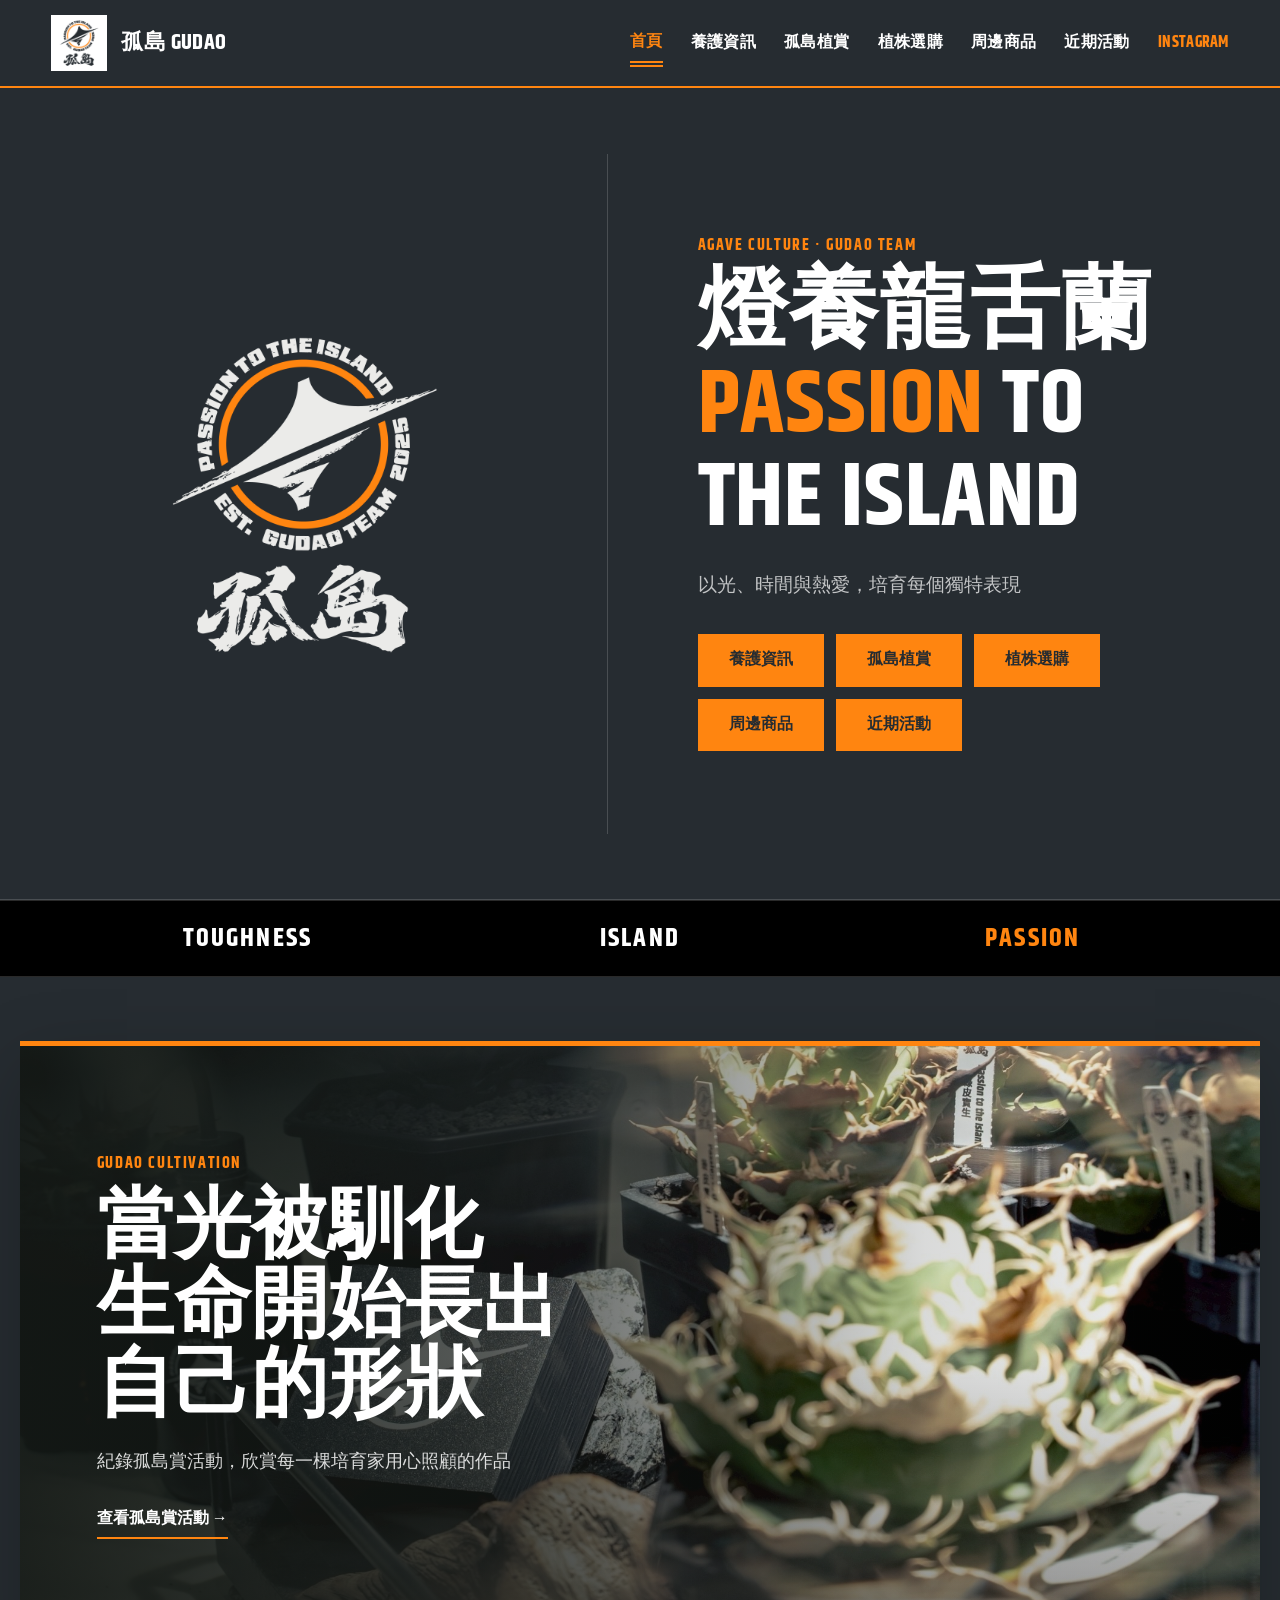
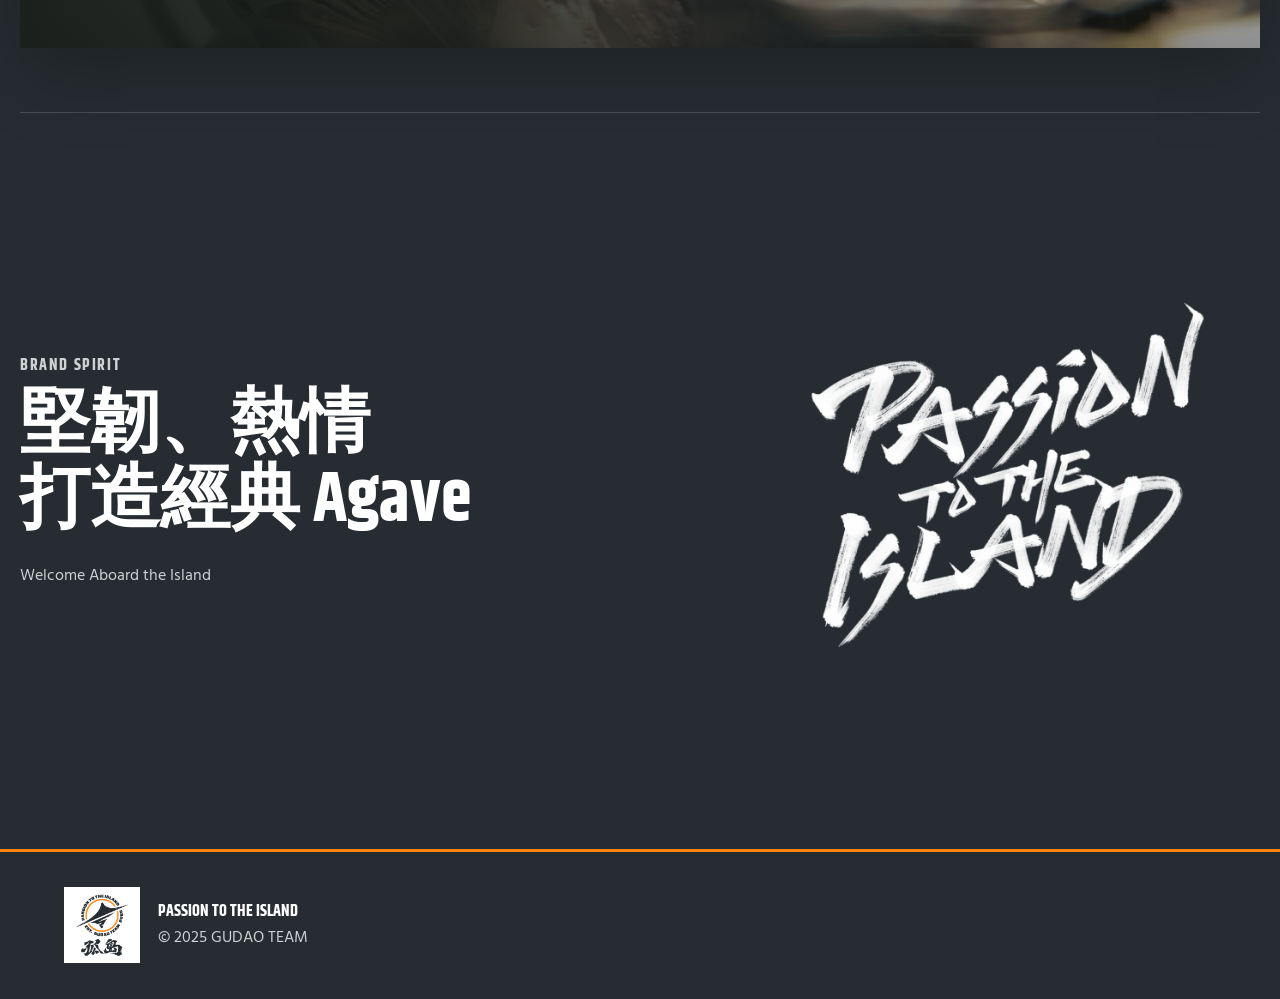
<file: index.html>
<!doctype html>
<html lang="zh-Hant">
<head>
  <meta charset="utf-8">
  <meta name="viewport" content="width=device-width, initial-scale=1">
  <meta name="theme-color" content="#262C31">
  <title>孤島 GUDAO</title>
  <link rel="stylesheet" href="style.css?v=13">
  <link rel="stylesheet" href="brand-system-v14.css?v=14">
  <link rel="stylesheet" href="home-banner-v17.css?v=17">
</head>
<body>
  <header class="site-header">
    <a class="brand" href="./">
      <img src="assets/brand/logo.png" alt="孤島標誌">
      <span>孤島 GUDAO</span>
    </a>

    <button class="menu" type="button" aria-label="開啟選單" aria-expanded="false">☰</button>

    <nav aria-label="主要導覽">
      <a class="active" href="./">首頁</a>
      <a href="care.html">養護資訊</a>
      <a href="appreciation.html">孤島植賞</a>
      <a href="stock.html">植株選購</a>
      <a href="merchandise.html">周邊商品</a>
      <a href="event.html">近期活動</a>
      <a class="ig" href="https://www.instagram.com/gudao.team/" target="_blank" rel="noopener noreferrer">INSTAGRAM</a>
    </nav>
  </header>

  <main>
    <section class="hero">
      <div class="hero-art">
        <img class="hero-visual" src="images/home/home-visual.png" alt="孤島首頁品牌主視覺">
      </div>

      <div class="hero-copy">
        <p class="label">AGAVE CULTURE · GUDAO TEAM</p>
        <h1>燈養龍舌蘭<br><em>PASSION</em> TO THE ISLAND</h1>
        <p>以光、時間與熱愛，培育每個獨特表現</p>

        <div class="actions">
          <a href="care.html">養護資訊</a>
          <a href="appreciation.html">孤島植賞</a>
          <a href="stock.html">植株選購</a>
          <a href="merchandise.html">周邊商品</a>
          <a href="event.html">近期活動</a>       
        </div>
      </div>
    </section>

    <section class="stripe" aria-label="孤島品牌精神">
      <span>TOUGHNESS</span>
      <span>ISLAND</span>
      <span>PASSION</span>
    </section>

    <!-- 龍舌蘭培育橫幅：更換 images/home/agave-banner.jpg 即可換圖 -->
    <section class="agave-banner-section" aria-labelledby="agave-banner-title">
      <a class="agave-banner" href="https://www.instagram.com/p/DbcMzvjCdum/?img_index=1">
        <img src="images/home/agave-banner.jpg" alt="孤島培育的龍舌蘭">
        <span class="agave-banner-shade" aria-hidden="true"></span>

        <div class="agave-banner-content">
          <p class="label">GUDAO CULTIVATION</p>
          <h2 id="agave-banner-title">當光被馴化<br>生命開始長出自己的形狀</h2>
          <p>紀錄孤島賞活動，欣賞每一棵培育家用心照顧的作品</p>
          <span class="agave-banner-link">查看孤島賞活動 →</span>
        </div>
      </a>
    </section>

    <section class="brand-story wrap">
      <div>
        <p class="label">BRAND SPIRIT</p>
        <h2>堅韌、熱情<br>打造經典 Agave</h2>
        <p>Welcome Aboard the Island</p>
      </div>

      <img src="assets/brand/slogan.png" alt="PASSION TO THE ISLAND Slogan">
    </section>
  </main>

  <footer>
    <img src="assets/brand/logo.png" alt="孤島標誌">
    <div>
      <b>PASSION TO THE ISLAND</b>
      <p>© 2025 GUDAO TEAM</p>
    </div>
  </footer>

  <script>
    const menuButton = document.querySelector('.menu');
    const navigation = document.querySelector('.site-header nav');

    menuButton?.addEventListener('click', () => {
      const isOpen = navigation.classList.toggle('open');
      menuButton.setAttribute('aria-expanded', String(isOpen));
    });
  </script>
</body>
</html>
</file>
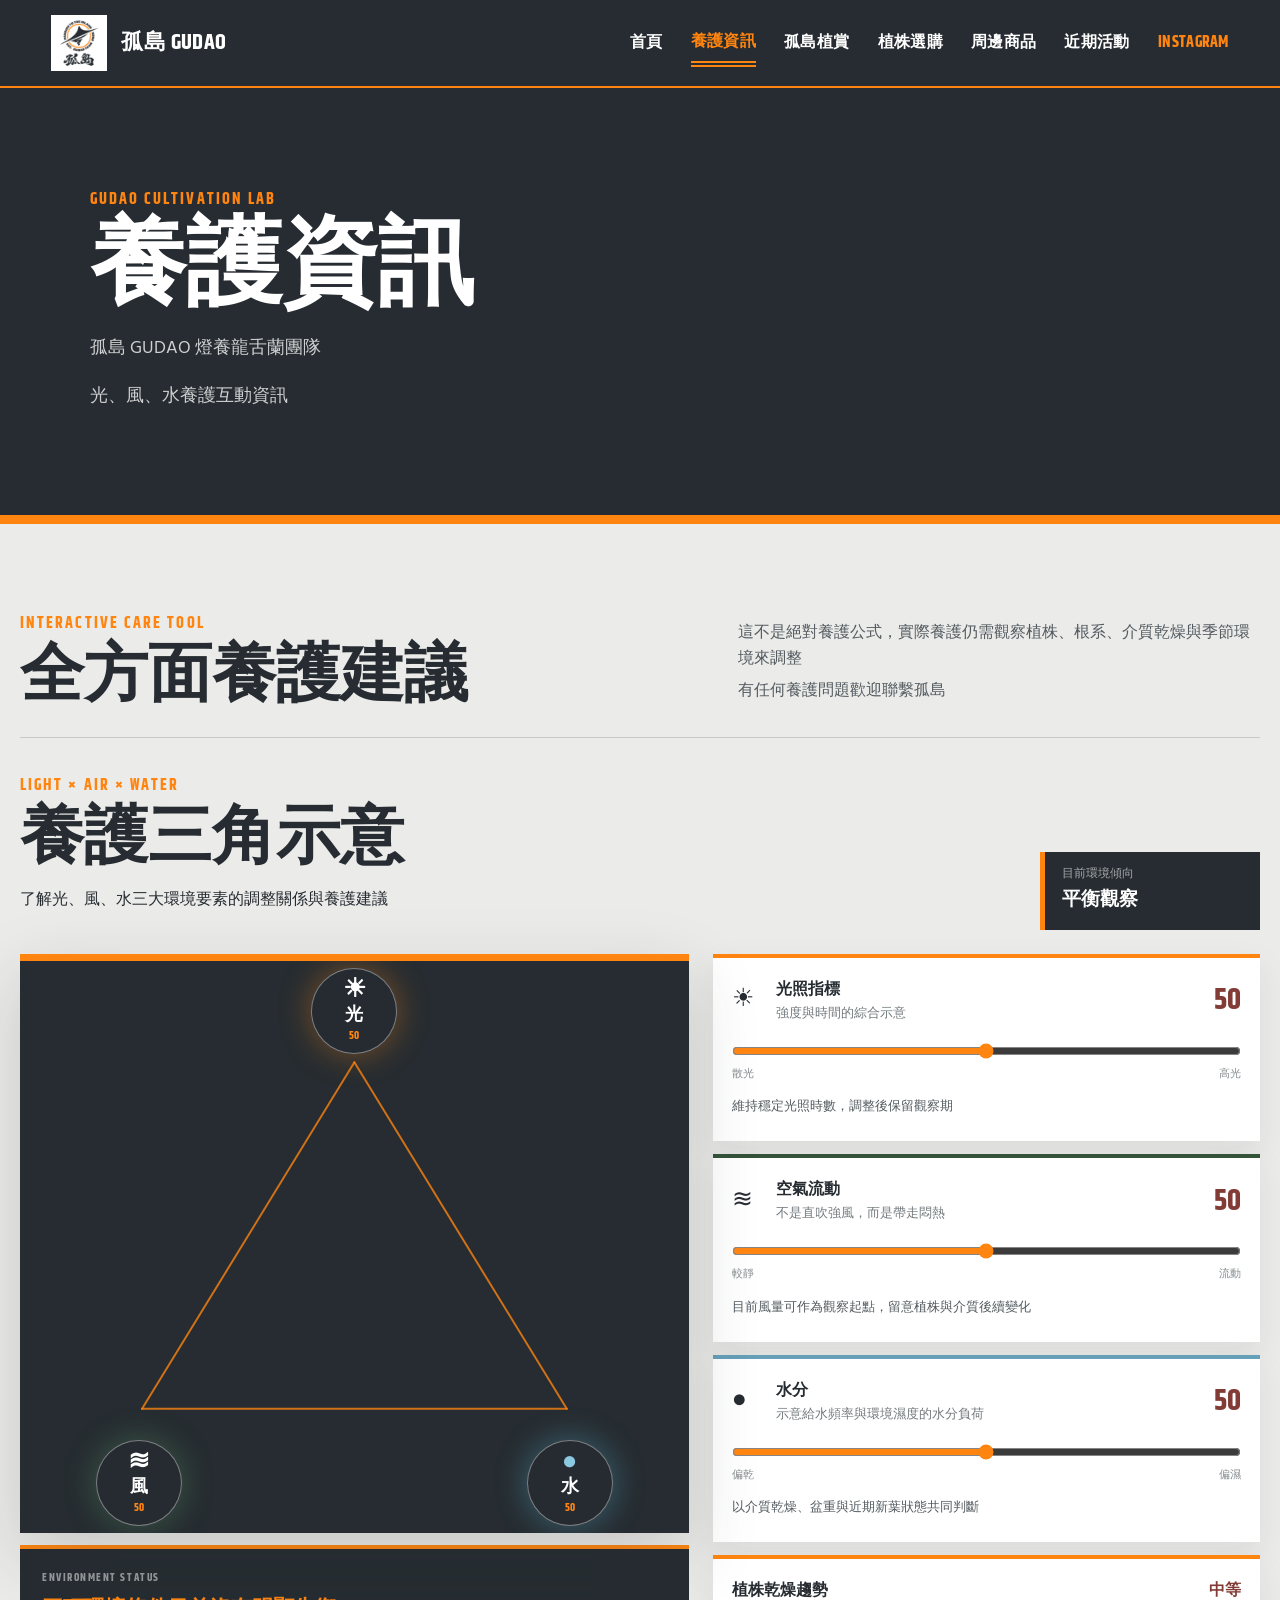
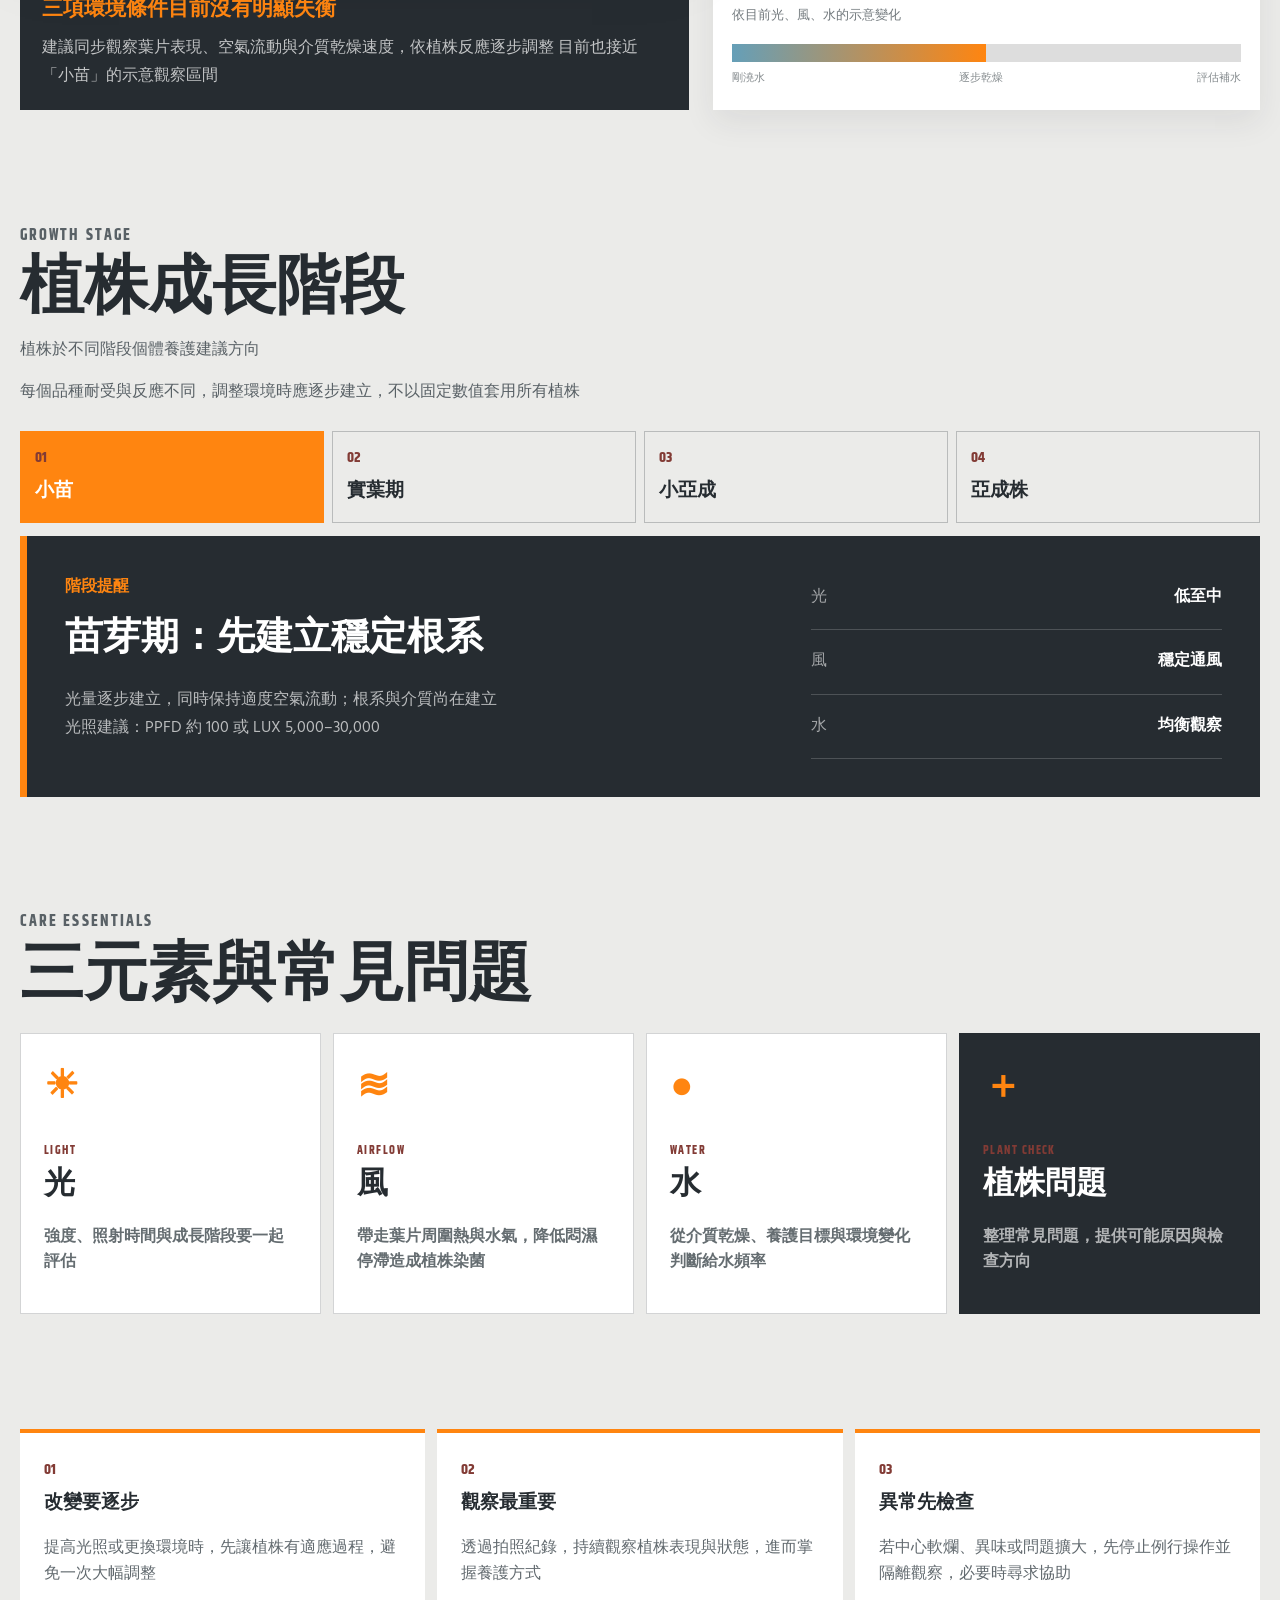
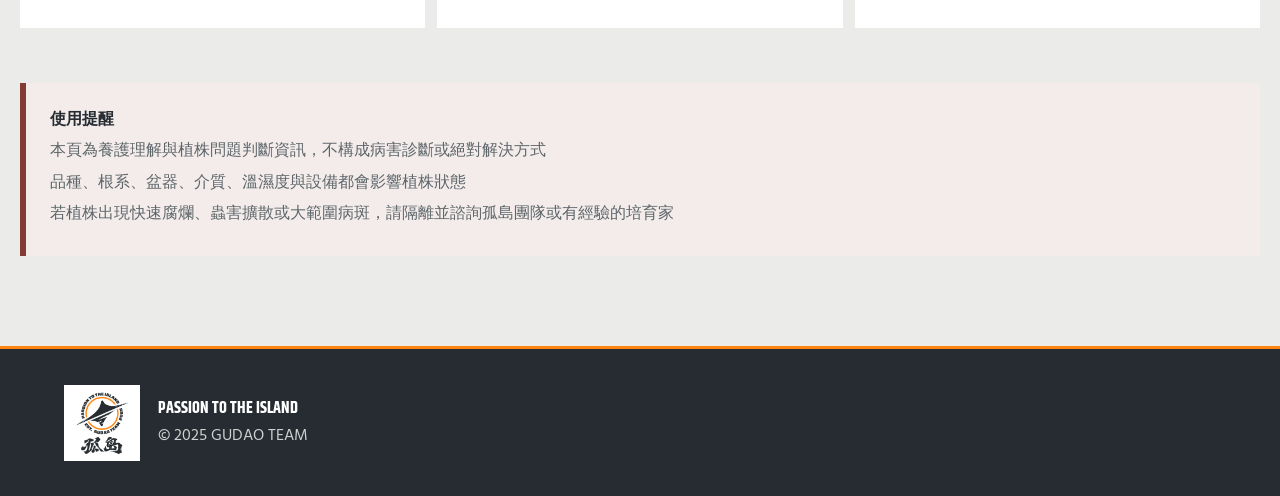
<file: care.html>
<!doctype html>
<html lang="zh-Hant">
<head>
  <meta charset="utf-8">
  <meta name="viewport" content="width=device-width, initial-scale=1">
  <meta name="theme-color" content="#262C31">
  <meta name="description" content="孤島 GUDAO 室內燈養龍舌蘭光、風、水養護互動資訊">
  <title>養護資訊｜孤島 GUDAO</title>
  <link rel="stylesheet" href="style.css?v=13">
  <link rel="stylesheet" href="brand-system-v14.css?v=14">
  <link rel="stylesheet" href="contour-hero-v15.css?v=15">
  <link rel="stylesheet" href="care.css?v=6">
  <link rel="stylesheet" href="care-image-addon.css?v=1">
</head>
<body>
  <header class="site-header">
    <a class="brand" href="./">
      <img src="assets/brand/logo.png" alt="孤島標誌">
      <span>孤島 GUDAO</span>
    </a>
    <button class="menu" type="button" aria-label="開啟選單" aria-expanded="false">☰</button>
    <nav aria-label="主要導覽">
      <a href="./">首頁</a>
      <a class="active" href="care.html">養護資訊</a>
      <a href="appreciation.html">孤島植賞</a>
      <a href="stock.html">植株選購</a>
      <a href="merchandise.html">周邊商品</a>
      <a href="event.html">近期活動</a>
      <a class="ig" href="https://www.instagram.com/gudao.team/" target="_blank" rel="noopener noreferrer">INSTAGRAM</a>
    </nav>
  </header>

  <main class="care-page">
    <section class="page-hero care-hero">
      <p class="label">GUDAO CULTIVATION LAB</p>
      <h1>養護資訊</h1>
      <p>孤島 GUDAO 燈養龍舌蘭團隊</p>
      <p>光、風、水養護互動資訊</p>
    </section>

    <section class="care-intro wrap">
      <div>
        <p class="label">INTERACTIVE CARE TOOL</p>
        <h2>全方面養護建議</h2>
      </div>
      <div class="care-intro-copy">
        <p>這不是絕對養護公式，實際養護仍需觀察植株、根系、介質乾燥與季節環境來調整</p>
        <p>有任何養護問題歡迎聯繫孤島</p>
      </div>
    </section>

    <section class="care-lab wrap" aria-labelledby="lab-title">
      <div class="lab-heading">
        <div>
          <p class="label">LIGHT × AIR × WATER</p>
          <h2 id="lab-title">養護三角示意</h2>
          <p>了解光、風、水三大環境要素的調整關係與養護建議</p>
        </div>
        <div id="balance-badge" class="balance-badge" data-state="balanced">
          <span>目前環境傾向</span>
          <strong id="balance-title">平衡觀察</strong>
        </div>
      </div>

      <div class="lab-layout">
        <div class="triangle-column">
          <section class="triangle-panel" aria-label="光、風、水互動視覺">
            <svg class="triangle-svg" viewBox="0 0 600 520" preserveAspectRatio="xMidYMid meet" aria-hidden="true">
              <line x1="300" y1="92" x2="107" y2="407"></line>
              <line x1="300" y1="92" x2="493" y2="407"></line>
              <line x1="107" y1="407" x2="493" y2="407"></line>
            </svg>

            <button class="factor-node factor-light" type="button" data-topic="light" aria-label="開啟光照說明">
              <span class="factor-icon">☀</span><b>光</b><small id="light-node-value">50</small>
            </button>
            <button class="factor-node factor-wind" type="button" data-topic="wind" aria-label="開啟通風說明">
              <span class="factor-icon wind-icon">≋</span><b>風</b><small id="wind-node-value">50</small>
            </button>
            <button class="factor-node factor-water" type="button" data-topic="water" aria-label="開啟水分說明">
              <span class="factor-icon water-icon">●</span><b>水</b><small id="water-node-value">50</small>
            </button>
          </section>

          <section class="triangle-status-card" aria-live="polite">
            <span>ENVIRONMENT STATUS</span>
            <strong id="balance-short">三項環境條件目前沒有明顯失衡</strong>
            <p id="balance-copy">建議同步觀察葉片表現、空氣流動與介質乾燥速度，依植株反應逐步調整</p>
          </section>
        </div>

        <section class="control-board" aria-label="環境控制">
          <article class="control-card light-card">
            <div class="control-title"><span>☀</span><div><b>光照指標</b><small>強度與時間的綜合示意</small></div><output id="light-output">50</output></div>
            <input id="light-range" type="range" min="0" max="100" value="50" aria-label="光照示意">
            <div class="range-labels"><span>散光</span><span>高光</span></div>
            <p id="light-suggestion">維持穩定光照時數，調整後保留觀察期</p>
          </article>

          <article class="control-card wind-card">
            <div class="control-title"><span>≋</span><div><b>空氣流動</b><small>不是直吹強風，而是帶走悶熱</small></div><output id="wind-output">50</output></div>
            <input id="wind-range" type="range" min="0" max="100" value="50" aria-label="空氣流動示意">
            <div class="range-labels"><span>較靜</span><span>流動</span></div>
            <p id="wind-suggestion">目前風量可作為觀察起點，留意植株與介質後續變化</p>
          </article>

          <article class="control-card water-card">
            <div class="control-title"><span>●</span><div><b>水分</b><small>示意給水頻率與環境濕度的水分負荷</small></div><output id="water-output">50</output></div>
            <input id="water-range" type="range" min="0" max="100" value="50" aria-label="水分示意">
            <div class="range-labels"><span>偏乾</span><span>偏濕</span></div>
            <p id="water-suggestion">以介質乾燥、盆重與近期新葉狀態共同判斷</p>
          </article>

          <article class="drying-card">
            <div class="drying-head"><div><b>植株乾燥趨勢</b><small>依目前光、風、水的示意變化</small></div><strong id="drying-label">中等</strong></div>
            <div class="drying-track"><span id="drying-bar"></span></div>
            <div class="drying-steps"><span>剛澆水</span><span>逐步乾燥</span><span>評估補水</span></div>
          </article>
        </section>
      </div>
    </section>

    <section class="growth-section wrap" aria-labelledby="growth-title">
      <div class="section-heading">
        <p class="label">GROWTH STAGE</p>
        <h2 id="growth-title">植株成長階段</h2>
        <p>植株於不同階段個體養護建議方向</p>
        <p>每個品種耐受與反應不同，調整環境時應逐步建立，不以固定數值套用所有植株</p>
      </div>
      <div class="stage-selector" role="tablist" aria-label="選擇植株成長階段">
        <button class="stage-button active" type="button" data-stage="seedling" role="tab" aria-selected="true"><span>01</span><b>小苗</b></button>
        <button class="stage-button" type="button" data-stage="small" role="tab" aria-selected="false"><span>02</span><b>實葉期</b></button>
        <button class="stage-button" type="button" data-stage="medium" role="tab" aria-selected="false"><span>03</span><b>小亞成</b></button>
        <button class="stage-button" type="button" data-stage="mature" role="tab" aria-selected="false"><span>04</span><b>亞成株</b></button>
      </div>
      <div class="stage-advice">
        <div><span>階段提醒</span><h3 id="stage-title">苗芽期：先建立穩定根系</h3><p id="stage-copy"></p></div>
        <div class="suggested-ranges"><div><span>光</span><b id="stage-light"></b></div><div><span>風</span><b id="stage-wind"></b></div><div><span>水</span><b id="stage-water"></b></div></div>
      </div>
    </section>

    <section class="knowledge-section wrap" aria-labelledby="knowledge-title">
      <div class="section-heading"><p class="label">CARE ESSENTIALS</p><h2 id="knowledge-title">三元素與常見問題</h2></div>
      <div class="knowledge-grid">
        <button class="knowledge-card" type="button" data-topic="light"><span>☀</span><small>LIGHT</small><b>光</b><p>強度、照射時間與成長階段要一起評估</p></button>
        <button class="knowledge-card" type="button" data-topic="wind"><span>≋</span><small>AIRFLOW</small><b>風</b><p>帶走葉片周圍熱與水氣，降低悶濕停滯造成植株染菌</p></button>
        <button class="knowledge-card" type="button" data-topic="water"><span>●</span><small>WATER</small><b>水</b><p>從介質乾燥、養護目標與環境變化判斷給水頻率</p></button>
        <button class="knowledge-card diagnose-card" type="button" id="open-diagnosis"><span>＋</span><small>PLANT CHECK</small><b>植株問題</b><p>整理常見問題，提供可能原因與檢查方向</p></button>
      </div>
    </section>

    <section class="principles wrap" aria-label="養護原則">
      <div><span>01</span><h3>改變要逐步</h3><p>提高光照或更換環境時，先讓植株有適應過程，避免一次大幅調整</p></div>
      <div><span>02</span><h3>觀察最重要</h3><p>透過拍照紀錄，持續觀察植株表現與狀態，進而掌握養護方式</p></div>
      <div><span>03</span><h3>異常先檢查</h3><p>若中心軟爛、異味或問題擴大，先停止例行操作並隔離觀察，必要時尋求協助</p></div>
    </section>

    <section class="care-disclaimer wrap">
      <strong>使用提醒</strong>
      <p>本頁為養護理解與植株問題判斷資訊，不構成病害診斷或絕對解決方式</p>
      <p>品種、根系、盆器、介質、溫濕度與設備都會影響植株狀態</p>
      <p>若植株出現快速腐爛、蟲害擴散或大範圍病斑，請隔離並諮詢孤島團隊或有經驗的培育家</p>
    </section>
  </main>

  <footer>
    <img src="assets/brand/logo.png" alt="孤島標誌">
    <div><b>PASSION TO THE ISLAND</b><p>© 2025 GUDAO TEAM</p></div>
  </footer>

  <div id="topic-drawer" class="care-modal" hidden>
    <button class="care-modal-backdrop" type="button" data-close="topic" aria-label="關閉說明"></button>
    <aside class="care-modal-panel" role="dialog" aria-modal="true" aria-labelledby="drawer-title">
      <button id="close-drawer" class="care-modal-close" type="button" aria-label="關閉">×</button>
      <p id="drawer-label" class="label">CARE FACTOR</p>
      <h2 id="drawer-title">光</h2>
      <p id="drawer-intro" class="drawer-intro"></p>
      <div id="drawer-points" class="drawer-points"></div>
      <div id="drawer-note" class="drawer-note"></div>
    </aside>
  </div>

  <div id="diagnosis-modal" class="care-modal" hidden>
    <button class="care-modal-backdrop" type="button" data-close="diagnosis" aria-label="關閉植株狀態評估"></button>
    <section class="care-modal-panel" role="dialog" aria-modal="true" aria-labelledby="diagnosis-title">
      <button id="close-diagnosis" class="care-modal-close" type="button" aria-label="關閉">×</button>
      <p class="label">PLANT CHECK</p>
      <h2 id="diagnosis-title">植株狀態評估</h2>
      <p>先選擇觀察到的狀況，系統提供合適建議，不會直接判定病因，若有需要歡迎與孤島聯繫</p>
      <div id="symptom-list" class="symptom-list"></div>
      <div id="diagnosis-result" class="diagnosis-result"><p>請先選擇一個狀況</p></div>
    </section>
  </div>

<script src="care.js?v=6"></script>
<script src="care-image-addon.js?v=1"></script>
</body>
</html>
</file>
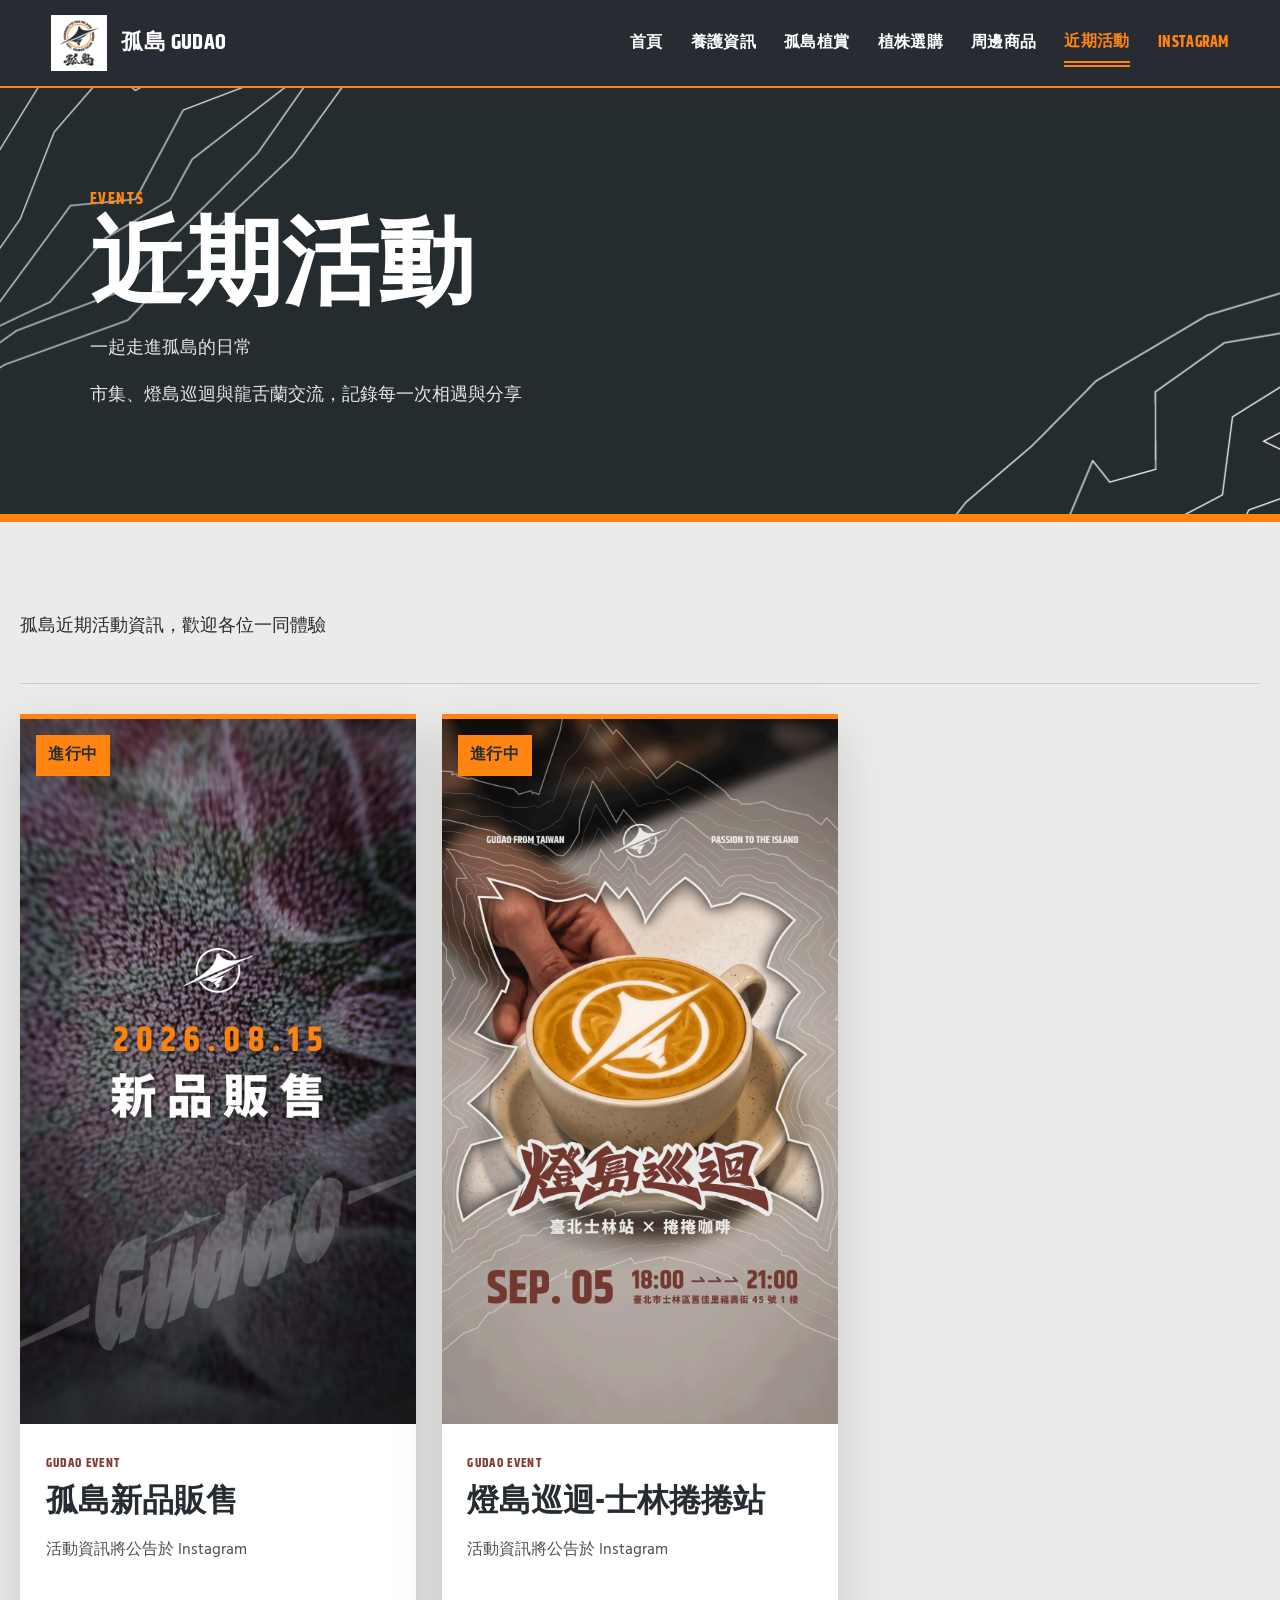
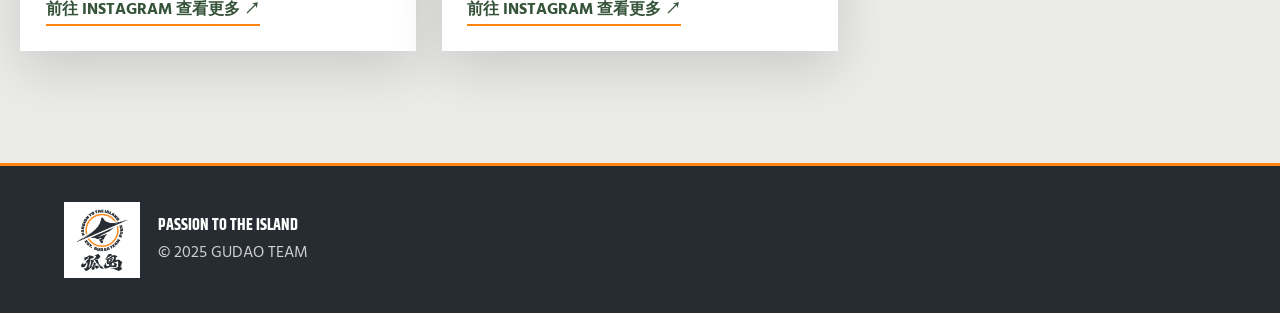
<file: event.html>
<!doctype html>
<html lang="zh-Hant">
<head>
  <meta charset="utf-8">
  <meta name="viewport" content="width=device-width, initial-scale=1">
  <meta name="theme-color" content="#262C31">
  <title>近期活動｜孤島</title>
  <link rel="stylesheet" href="style.css?v=12">
  <link rel="stylesheet" href="brand-system-v14.css?v=14">
  <link rel="stylesheet" href="contour-hero-v15.css?v=15">
</head>
<body>
  <header class="site-header">
    <a class="brand" href="index.html">
      <img src="assets/brand/logo.png" alt="孤島標誌">
      <span>孤島 GUDAO</span>
    </a>

    <button class="menu" type="button" aria-label="開啟選單" aria-expanded="false">☰</button>

    <nav aria-label="主要導覽">
      <a href="./">首頁</a>
      <a href="care.html">養護資訊</a>
      <a href="appreciation.html">孤島植賞</a>
      <a href="stock.html">植株選購</a>
      <a href="merchandise.html">周邊商品</a>
      <a class="active" href="event.html">近期活動</a>
      <a class="ig" href="https://www.instagram.com/gudao.team/" target="_blank" rel="noopener noreferrer">INSTAGRAM</a>
    </nav>
  </header>

  <main>
    <section class="page-hero red">
      <p class="label">EVENTS</p>
      <h1>近期活動</h1>
      <p>一起走進孤島的日常</p>
      <p>市集、燈島巡迴與龍舌蘭交流，記錄每一次相遇與分享</p>
    </section>

    <section class="wrap section">
      <div class="toolbar">
        <p>孤島近期活動資訊，歡迎各位一同體驗</p>
      </div>

      <div id="event-grid" class="card-grid events"></div>
    </section>

    <script src="events.js?v=7"></script>
    <script src="catalog.js?v=17"></script>
  </main>

  <footer>
    <img src="assets/brand/logo.png" alt="孤島標誌">
    <div>
      <b>PASSION TO THE ISLAND</b>
      <p>© 2025 GUDAO TEAM</p>
    </div>
  </footer>

  <script>
    const menuButton = document.querySelector('.menu');
    const navigation = document.querySelector('.site-header nav');

    menuButton?.addEventListener('click', () => {
      const isOpen = navigation.classList.toggle('open');
      menuButton.setAttribute('aria-expanded', String(isOpen));
    });
  </script>
</body>
</html>
</file>
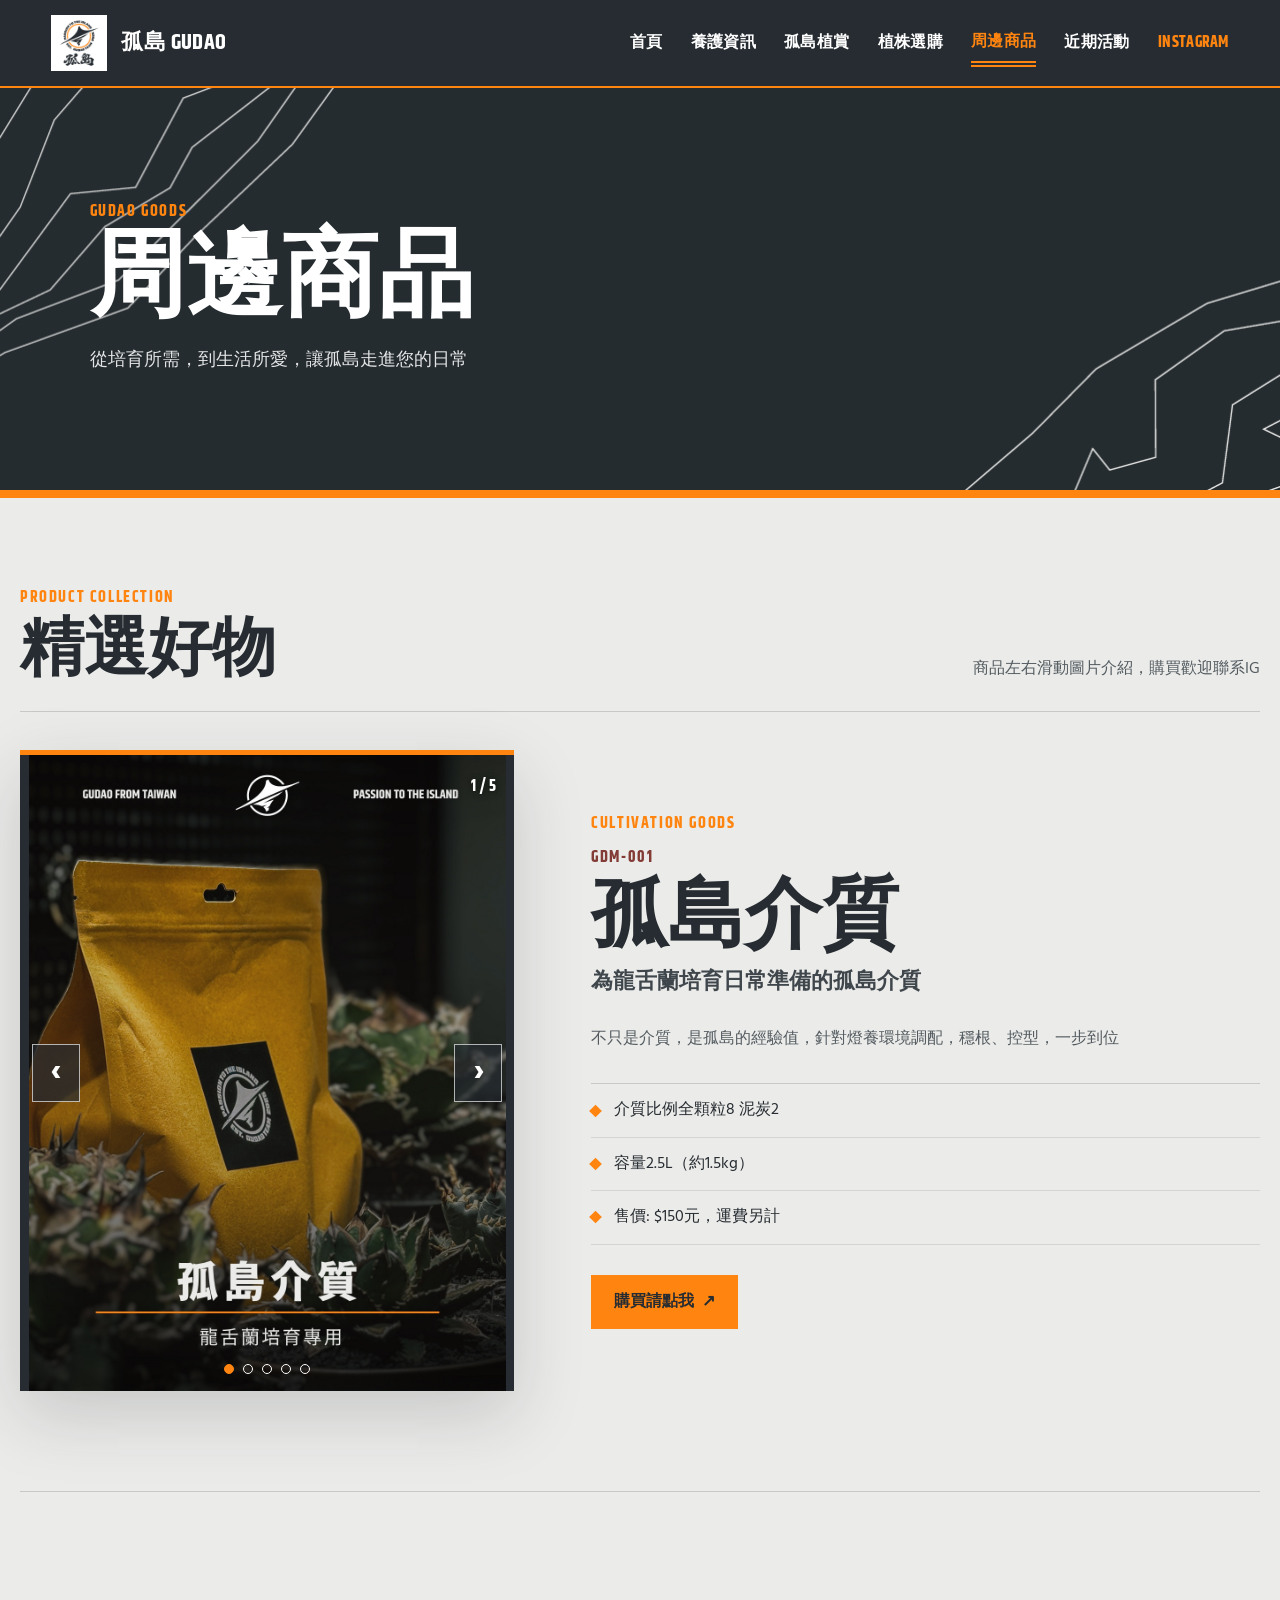
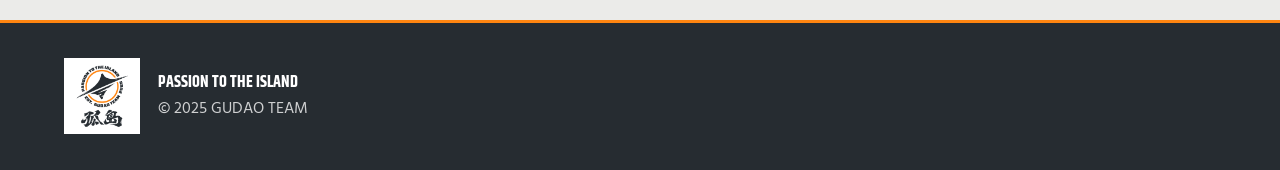
<file: merchandise.html>
<!doctype html>
<html lang="zh-Hant">
<head>
  <meta charset="utf-8">
  <meta name="viewport" content="width=device-width, initial-scale=1">
  <meta name="theme-color" content="#262C31">
  <title>周邊商品｜孤島 GUDAO</title>
  <link rel="stylesheet" href="style.css?v=13">
  <link rel="stylesheet" href="brand-system-v14.css?v=14">
  <link rel="stylesheet" href="contour-hero-v15.css?v=15">
  <link rel="stylesheet" href="merchandise.css?v=3">
</head>
<body>
  <header class="site-header">
    <a class="brand" href="./">
      <img src="assets/brand/logo.png" alt="孤島標誌">
      <span>孤島 GUDAO</span>
    </a>

    <button class="menu" type="button" aria-label="開啟選單" aria-expanded="false">☰</button>

    <nav aria-label="主要導覽">
      <a href="./">首頁</a>
      <a href="care.html">養護資訊</a>
      <a href="appreciation.html">孤島植賞</a>
      <a href="stock.html">植株選購</a>
      <a class="active" href="merchandise.html">周邊商品</a>
      <a href="event.html">近期活動</a>
      <a class="ig" href="https://www.instagram.com/gudao.team/" target="_blank" rel="noopener noreferrer">INSTAGRAM</a>
    </nav>
  </header>

  <main class="merchandise-page">
    <section class="page-hero merchandise-hero">
      <p class="label">GUDAO GOODS</p>
      <h1>周邊商品</h1>
      <p>從培育所需，到生活所愛，讓孤島走進您的日常</p>
    </section>

    <section class="merchandise-intro wrap">
      <div>
        <p class="label">PRODUCT COLLECTION</p>
        <h2>精選好物</h2>
      </div>
      <p>商品左右滑動圖片介紹，購買歡迎聯系IG</p>
    </section>

    <section id="merchandise-list" class="merchandise-list wrap" aria-live="polite"></section>
  </main>

  <footer>
    <img src="assets/brand/logo.png" alt="孤島標誌">
    <div>
      <b>PASSION TO THE ISLAND</b>
      <p>© 2025 GUDAO TEAM</p>
    </div>
  </footer>

  <script src="merchandise-data.js?v=1"></script>
  <script src="merchandise.js?v=2"></script>
  <script>
    const menuButton = document.querySelector('.menu');
    const navigation = document.querySelector('.site-header nav');

    menuButton?.addEventListener('click', () => {
      const isOpen = navigation.classList.toggle('open');
      menuButton.setAttribute('aria-expanded', String(isOpen));
    });
  </script>
</body>
</html>
</file>
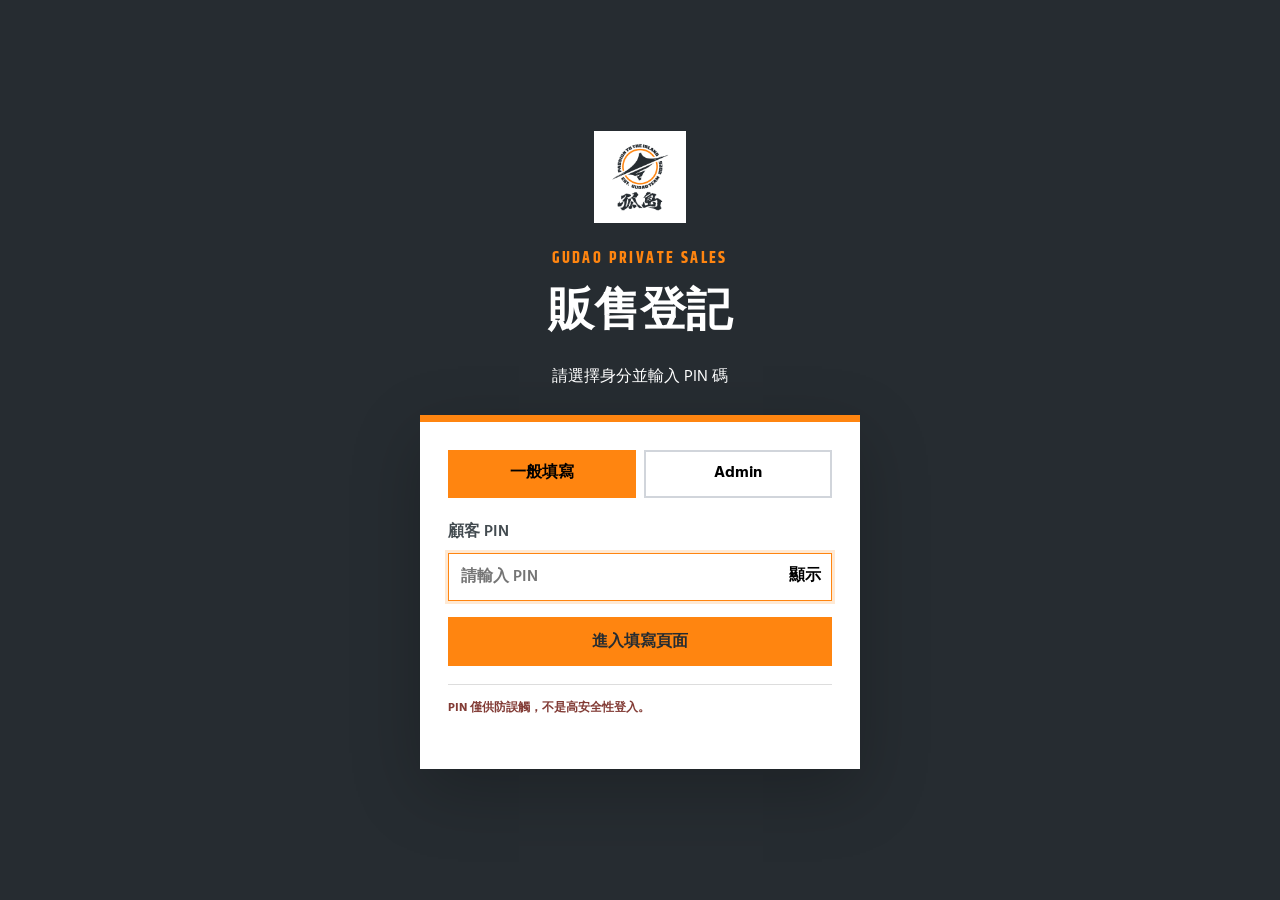
<file: sales-registration.html>
<!doctype html>
<html lang="zh-Hant">
<head>
  <meta charset="utf-8">
  <meta name="viewport" content="width=device-width, initial-scale=1">
  <meta name="theme-color" content="#262C31">
  <meta name="robots" content="noindex,nofollow,noarchive">
  <title>販售登記｜孤島 GUDAO</title>
  <link rel="stylesheet" href="sales-registration.css?v=2">
  <link rel="stylesheet" href="phase0-hardening.css?v=1">
</head>
<body>
  <div id="app"></div>
  <script src="sales-products.js?v=1"></script>
  <script src="sales-registration.js?v=2"></script>
  <script src="phase0-hardening.js?v=1"></script>
</body>
</html>
</file>
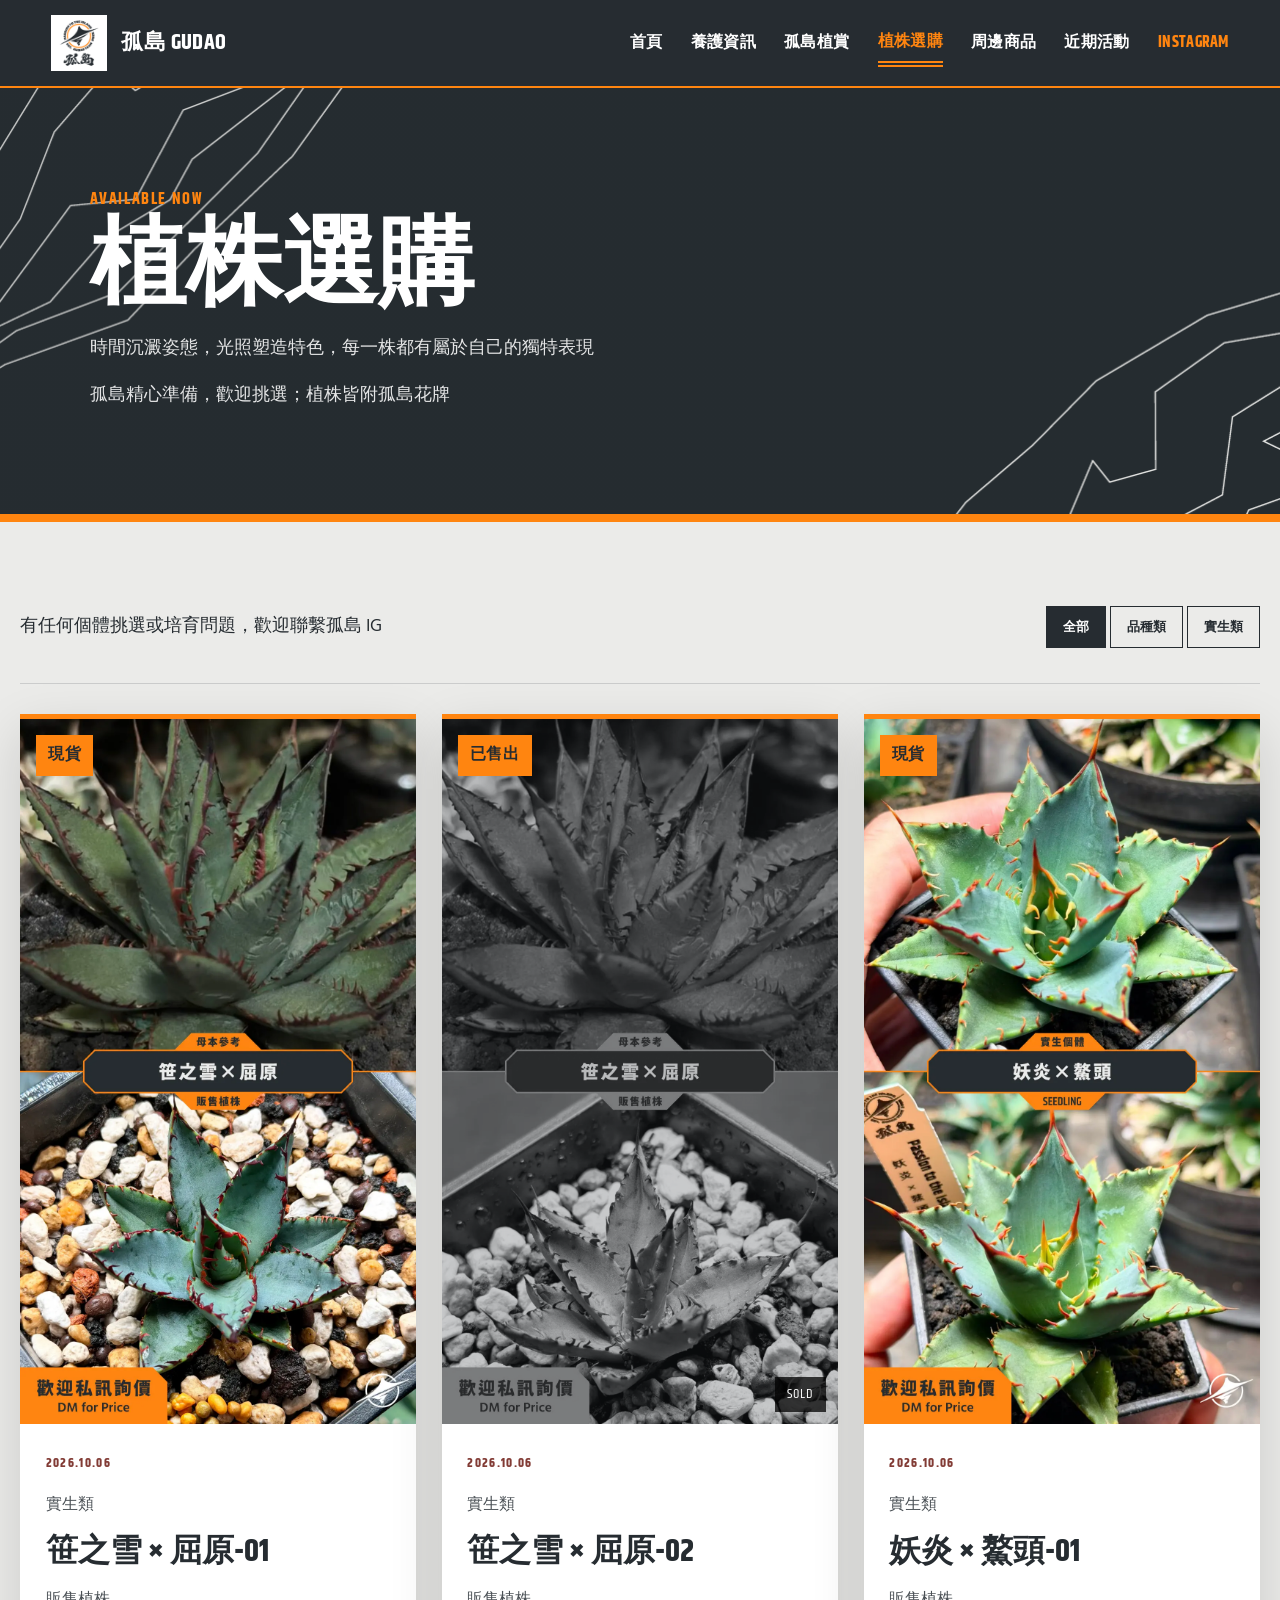
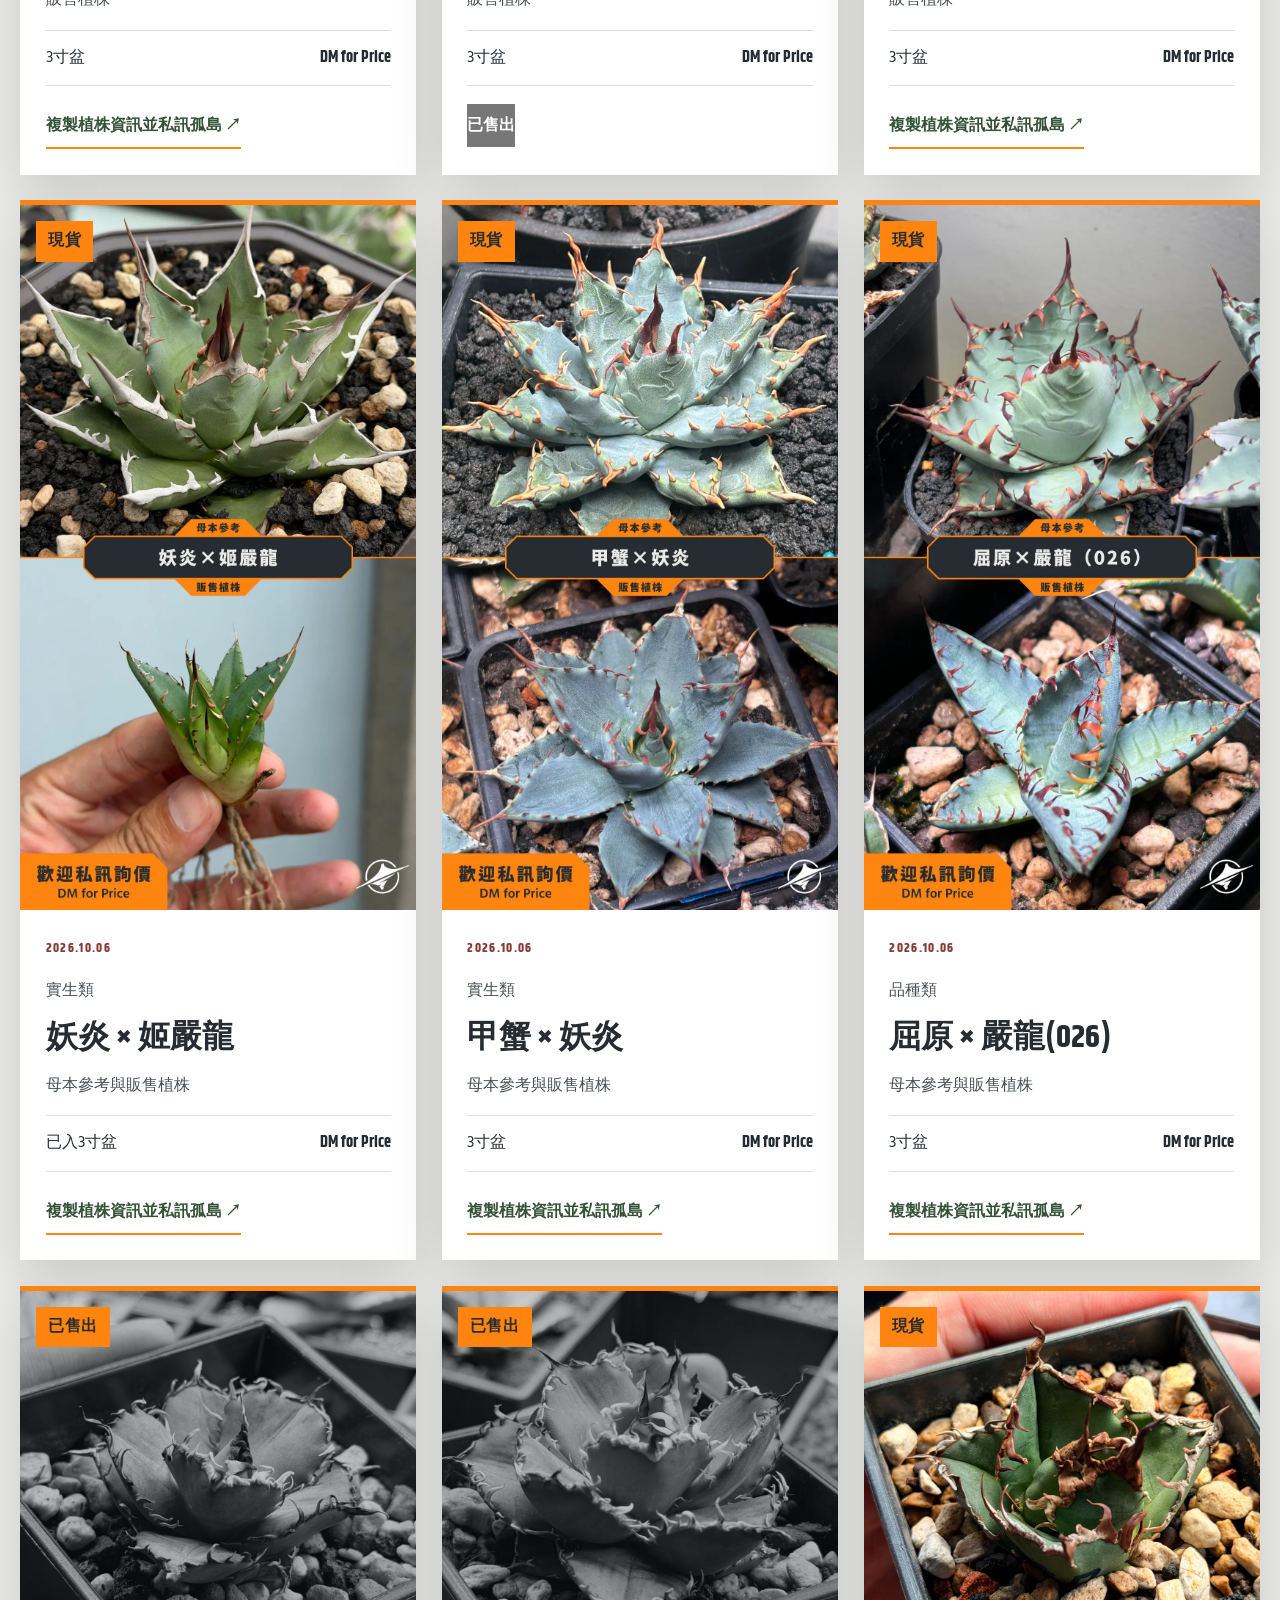
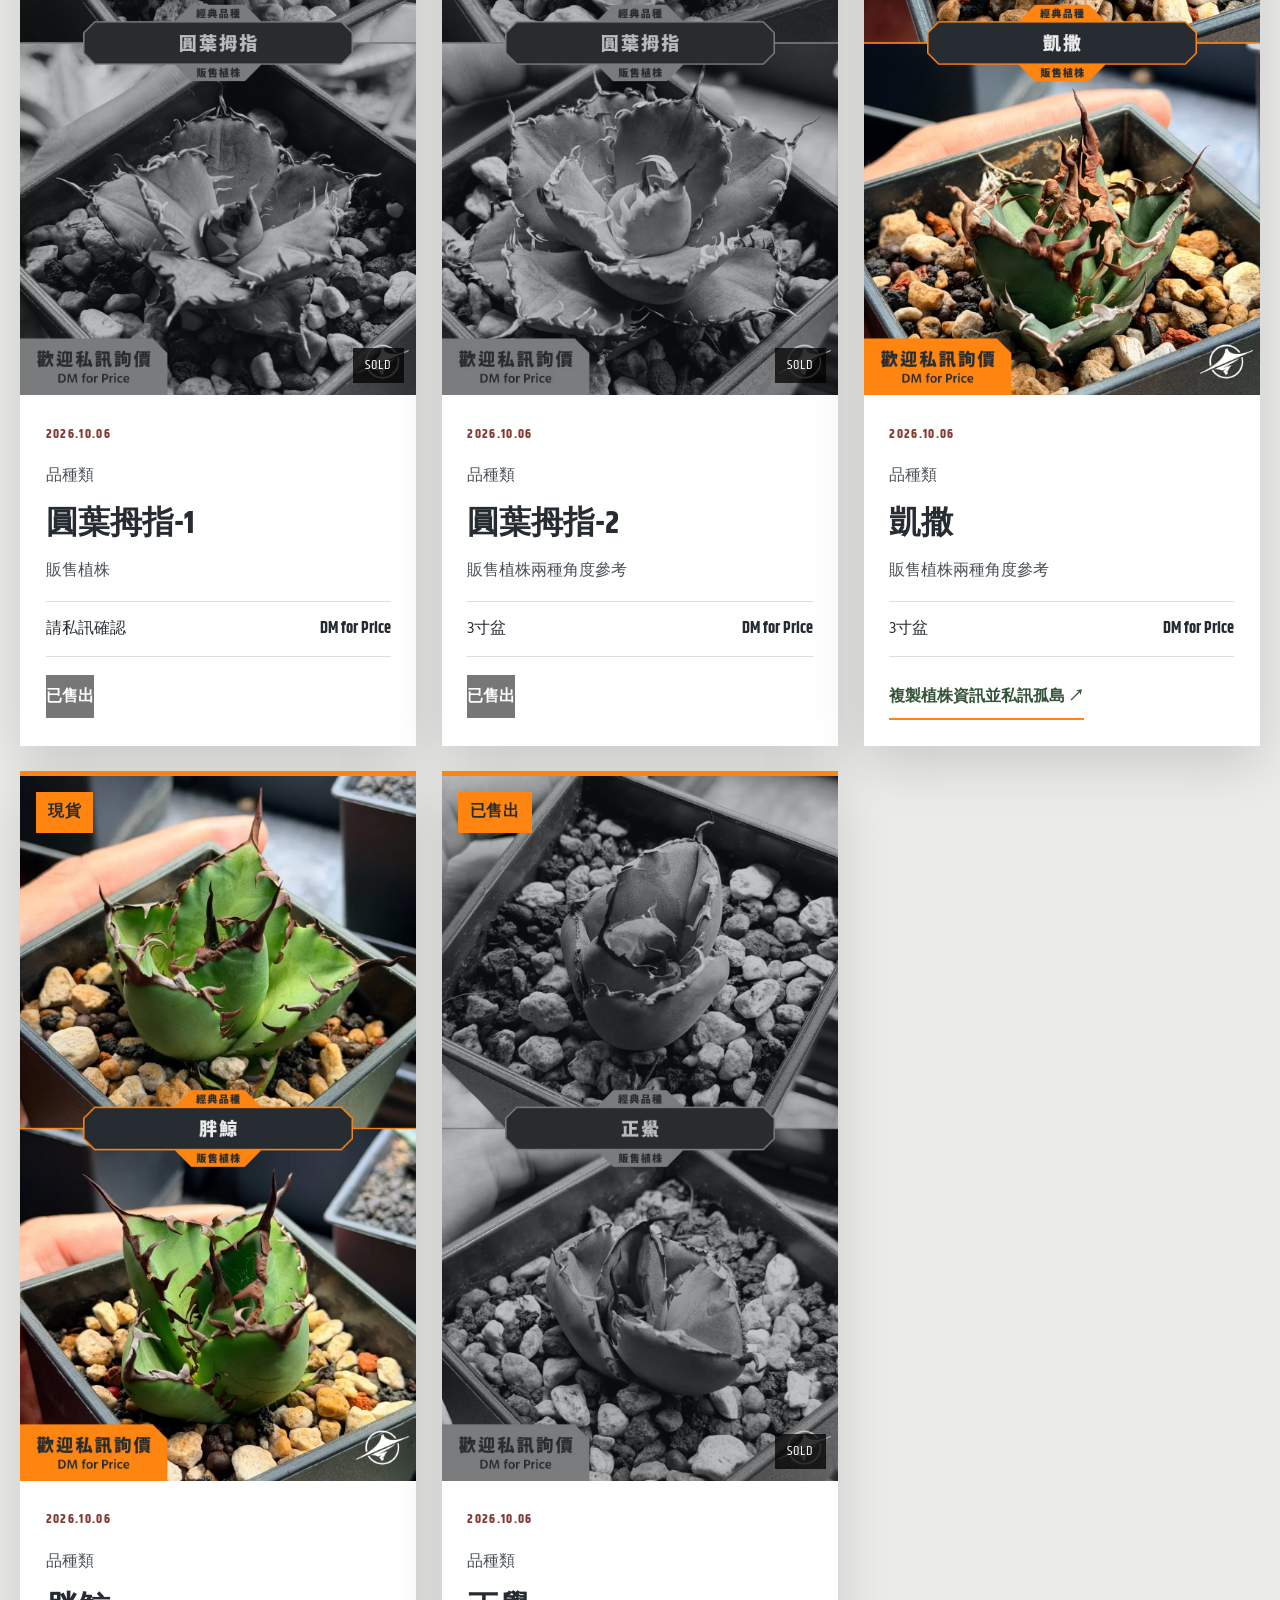
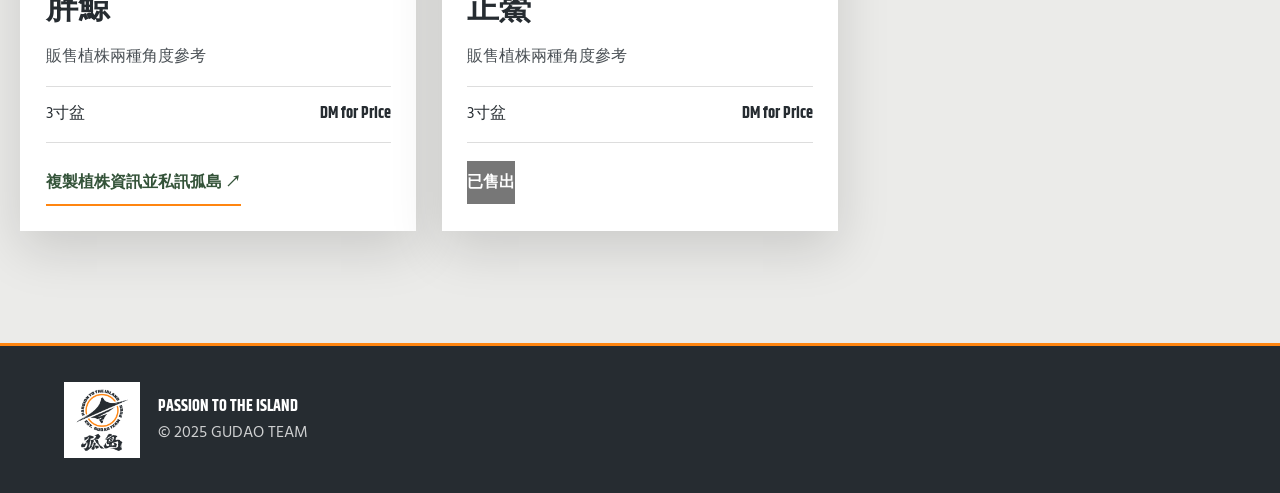
<file: stock.html>
<!doctype html>
<html lang="zh-Hant">
<head>
  <meta charset="utf-8">
  <meta name="viewport" content="width=device-width, initial-scale=1">
  <meta name="theme-color" content="#262C31">
  <title>植株選購｜孤島</title>
  <link rel="stylesheet" href="style.css?v=12">
  <link rel="stylesheet" href="brand-system-v14.css?v=14">
  <link rel="stylesheet" href="contour-hero-v15.css?v=15">
  <link rel="stylesheet" href="product-pagination.css?v=1">
</head>
<body>
  <header class="site-header">
    <a class="brand" href="./">
      <img src="assets/brand/logo.png" alt="孤島標誌">
      <span>孤島 GUDAO</span>
    </a>

    <button class="menu" type="button" aria-label="開啟選單" aria-expanded="false">☰</button>

    <nav aria-label="主要導覽">
      <a href="./">首頁</a>
      <a href="care.html">養護資訊</a>
      <a href="appreciation.html">孤島植賞</a>
      <a class="active" href="stock.html">植株選購</a>
      <a href="merchandise.html">周邊商品</a>
      <a href="event.html">近期活動</a>
      <a class="ig" href="https://www.instagram.com/gudao.team/" target="_blank" rel="noopener noreferrer">INSTAGRAM</a>
    </nav>
  </header>

  <main>
    <section class="page-hero">
      <p class="label">AVAILABLE NOW</p>
      <h1>植株選購</h1>
      <p>時間沉澱姿態，光照塑造特色，每一株都有屬於自己的獨特表現</p>
      <p>孤島精心準備，歡迎挑選；植株皆附孤島花牌</p>
    </section>

    <section class="wrap section">
      <div class="toolbar">
        <p>有任何個體挑選或培育問題，歡迎聯繫孤島 IG</p>

        <div id="filters" aria-label="植株分類篩選">
          <button class="active" type="button" data-f="全部">全部</button>
          <button type="button" data-f="品種類">品種類</button>
          <button type="button" data-f="實生類">實生類</button>
        </div>
      </div>

      <div id="product-grid" class="card-grid" aria-live="polite"></div>
    </section>
  </main>

  <footer>
    <img src="assets/brand/logo.png" alt="孤島標誌">
    <div>
      <b>PASSION TO THE ISLAND</b>
      <p>© 2025 GUDAO TEAM</p>
    </div>
  </footer>

  <script src="products.js?v=8"></script>
  <script src="catalog.js?v=17"></script>
  <script>
    const menuButton = document.querySelector('.menu');
    const navigation = document.querySelector('.site-header nav');

    menuButton?.addEventListener('click', () => {
      const isOpen = navigation.classList.toggle('open');
      menuButton.setAttribute('aria-expanded', String(isOpen));
    });
  </script>
</body>
</html>
</file>
<file: style.css>
@import url("https://font.emtech.cc/css/GenSekiGothicTC");
@import url("https://fonts.googleapis.com/css2?family=Hind:wght@400&family=Khand:wght@700&display=swap");

:root {
  --rock: #262C31;
  --sand: #EBEBE9;
  --orange: #FF8510;
  --green: #345339;
  --red: #823B35;
  --black: #000000;
  --white: #FFFFFF;
  --white-soft: rgba(255, 255, 255, 0.78);
  --white-line: rgba(255, 255, 255, 0.18);
}

* {
  box-sizing: border-box;
}

html {
  scroll-behavior: smooth;
}

body {
  margin: 0;
  background: var(--sand);
  color: var(--rock);
  font-family: "Hind", "GenSekiGothicTC", sans-serif;
  line-height: 1.65;
}

h1,
h2,
h3,
.brand,
.label,
.actions a,
button,
b {
  font-family: "Khand", "GenSekiGothicTC", sans-serif;
  font-weight: 700;
}

a {
  color: inherit;
}

/* ===== 全站頁首 ===== */
.site-header {
  position: relative;
  z-index: 20;
  display: flex;
  align-items: center;
  justify-content: space-between;
  height: 84px;
  padding: 0 4vw;
  background: var(--rock);
  color: var(--white);
  border-bottom: 3px solid var(--orange);
}

.brand {
  display: flex;
  align-items: center;
  gap: 12px;
  color: var(--white);
  font-size: 22px;
  text-decoration: none;
}

.brand img {
  width: 52px;
  height: 52px;
  object-fit: contain;
  background: transparent;
  border-radius: 50%;
}

.site-header nav {
  display: flex;
  align-items: center;
  gap: 26px;
}

.site-header nav a {
  color: var(--white);
  text-decoration: none;
}

.site-header nav a:hover,
.site-header nav a.active {
  color: var(--orange);
}

.site-header nav a.active {
  border-bottom: 2px solid var(--orange);
}

.site-header .ig {
  color: var(--orange);
}

.menu {
  display: none;
  padding: 0;
  border: 0;
  background: none;
  color: var(--white);
  font-size: 26px;
}

/* ===== 首頁 ===== */
body:has(.hero) {
  background: var(--rock);
  color: var(--white);
}

body:has(.hero) main,
.hero,
.hero-art,
.hero-copy,
.home-grid,
.brand-story {
  background: var(--rock);
  color: var(--white);
}

.hero {
  display: grid;
  grid-template-columns: 1fr 1.15fr;
  align-items: center;
  min-height: calc(100svh - 84px);
  overflow: hidden;
}

.hero-art {
  position: relative;
  display: grid;
  place-items: center;
  min-height: 680px;
  padding: clamp(24px, 5vw, 72px);
  background: var(--rock) !important;
}

.hero-visual {
  display: block;
  width: min(88%, 720px);
  height: auto;
  max-height: 78vh;
  object-fit: contain;
  background: transparent !important;
  mix-blend-mode: normal;
  opacity: 1;
  filter: none;
}

.hero-logo {
  width: min(78%, 620px);
  height: auto;
  max-height: 78vh;
  object-fit: contain;
  background: transparent;
  mix-blend-mode: normal;
}

.hero-slogan {
  position: absolute;
  right: -4%;
  bottom: -5%;
  width: 43%;
  height: auto;
  object-fit: contain;
}

.hero-copy {
  padding: 8vw;
}

.label {
  color: var(--orange);
  letter-spacing: 0.16em;
}

.hero h1 {
  margin: 12px 0;
  color: var(--white);
  font-size: clamp(52px, 7vw, 100px);
  line-height: 1.02;
}

.hero h1 em {
  color: var(--orange);
  font-style: normal;
}

.hero-copy > p:not(.label) {
  color: var(--white-soft);
  font-size: 20px;
}

.actions {
  display: flex;
  flex-wrap: wrap;
  gap: 12px;
  margin-top: 30px;
}

.actions a,
.actions a.outline {
  display: inline-flex;
  align-items: center;
  justify-content: center;
  min-width: 120px;
  padding: 13px 22px;
  border: 1px solid var(--orange);
  background: var(--orange);
  color: var(--rock);
  text-decoration: none;
  transition: background-color 0.2s ease, color 0.2s ease, transform 0.2s ease;
}

.actions a:hover,
.actions a.outline:hover {
  background: transparent;
  color: var(--white);
  transform: translateY(-2px);
}

.stripe {
  display: grid;
  grid-template-columns: repeat(3, 1fr);
  padding: 16px;
  background: var(--rock);
  color: var(--white);
  border-top: 1px solid var(--white-line);
  border-bottom: 1px solid var(--white-line);
  font: 700 28px "Khand", sans-serif;
  text-align: center;
}

.stripe span {
  color: var(--white);
}

.stripe span:nth-child(3) {
  color: var(--orange);
}

.wrap {
  width: min(92%, 1240px);
  margin: auto;
}

.home-grid {
  display: grid;
  grid-template-columns: 1fr 1fr;
  gap: 22px;
  padding: 90px 0;
}

.feature {
  display: flex;
  flex-direction: column;
  justify-content: flex-end;
  min-height: 390px;
  padding: 48px;
  background: var(--rock) !important;
  color: var(--white) !important;
  border: 1px solid var(--white-line);
  border-top: 6px solid var(--orange);
}

.feature h2 {
  margin: 6px 0;
  color: var(--white);
  font-size: 52px;
}

.feature p,
.feature a {
  color: var(--white);
}

.feature a {
  width: max-content;
  border-bottom: 2px solid var(--orange);
  font-family: "Khand", sans-serif;
  text-decoration: none;
}

.brand-story {
  display: grid;
  grid-template-columns: 1.1fr 0.9fr;
  align-items: center;
  gap: 50px;
  padding: 80px 0;
  border-top: 1px solid var(--white-line);
}

.brand-story h2 {
  color: var(--white);
  font-size: 58px;
  line-height: 1.08;
}

.brand-story p {
  color: var(--white-soft);
}

.brand-story img {
  width: 100%;
  height: auto;
  object-fit: contain;
  background: transparent;
  mix-blend-mode: screen;
}

/* ===== 植株選購與活動頁 ===== */
.page-hero {
  padding: 90px 7vw;
  background: var(--green);
  color: var(--white);
  border-bottom: 9px solid var(--orange);
}

.page-hero.red {
  background: var(--red);
}

.page-hero h1 {
  margin: 0;
  font-size: clamp(58px, 8vw, 96px);
}

.section {
  padding: 65px 0 100px;
}

.toolbar {
  display: flex;
  align-items: center;
  justify-content: space-between;
  gap: 20px;
  margin-bottom: 30px;
}

.toolbar p {
  font-size: 18px;
}

button {
  padding: 9px 16px;
  border: 1px solid var(--rock);
  background: transparent;
  color: var(--rock);
}

button.active {
  background: var(--rock);
  color: var(--white);
}

.card-grid {
  display: grid;
  grid-template-columns: repeat(3, 1fr);
  gap: 24px;
}

.card {
  overflow: hidden;
  background: var(--white);
  border-top: 6px solid var(--orange);
  box-shadow: 0 12px 30px rgba(38, 44, 49, 0.07);
}

.poster,
.media {
  position: relative;
  aspect-ratio: 9 / 16;
  overflow: hidden;
  background: var(--rock);
}

.poster img,
.media img {
  display: block;
  width: 100%;
  height: 100%;
  object-fit: contain;
}

.poster span {
  position: absolute;
  top: 14px;
  left: 14px;
  padding: 6px 11px;
  background: var(--orange);
  color: var(--rock);
  font-family: "Khand", "GenSekiGothicTC", sans-serif;
  font-weight: 700;
}

.poster-fallback {
  display: none;
  width: 100%;
  height: 100%;
  place-items: center;
  color: rgba(255, 255, 255, 0.6);
  font-family: "Khand", sans-serif;
  font-size: 28px;
  font-weight: 700;
  letter-spacing: 0.12em;
  text-align: center;
}

.card-body,
.pad {
  padding: 23px;
}

.card-body small,
.pad small {
  color: var(--red);
  letter-spacing: 0.12em;
}

.card-body h2,
.pad h3 {
  margin: 5px 0;
  font-size: 30px;
}

.meta {
  display: flex;
  justify-content: space-between;
  padding: 14px 0;
  border-block: 1px solid #DDDDDD;
}

.meta i {
  font-style: normal;
}

.card-body > a,
.pad > a {
  display: inline-block;
  margin-top: 18px;
  color: var(--green);
  font-weight: 700;
  text-decoration: none;
  border-bottom: 2px solid var(--orange);
}

.empty-state {
  grid-column: 1 / -1;
  padding: 48px 20px;
  border: 1px dashed rgba(38, 44, 49, 0.35);
  background: var(--white);
  text-align: center;
}

/* ===== 孤島植賞相容樣式 ===== */
.appreciation-hero {
  background: var(--rock);
  color: var(--white);
  border-bottom: 9px solid var(--orange);
}

.appreciation-hero > p:not(.label) {
  color: var(--white-soft);
  font-size: 18px;
}

.appreciation-toolbar {
  align-items: flex-end;
}

.filter-group {
  display: flex;
  flex-wrap: wrap;
  gap: 8px;
}

.filter-group button {
  cursor: pointer;
}

.appreciation-card .poster {
  position: relative;
  aspect-ratio: 9 / 16;
  overflow: hidden;
  background: var(--rock);
}

.appreciation-card .poster img {
  display: block;
  width: 100%;
  height: 100%;
  object-fit: contain;
  background: var(--rock);
}

.appreciation-card .card-body > p {
  min-height: 54px;
}

.appreciation-meta {
  margin: 18px 0 0;
  border-top: 1px solid #DDDDDD;
  border-bottom: 1px solid #DDDDDD;
}

.appreciation-meta > div {
  display: grid;
  grid-template-columns: 72px 1fr;
  gap: 12px;
  padding: 10px 0;
}

.appreciation-meta > div + div {
  border-top: 1px solid #EEEEEE;
}

.appreciation-meta dt {
  color: var(--red);
  font-weight: 700;
}

.appreciation-meta dd {
  margin: 0;
}

/* ===== 商品資訊複製與私訊按鈕 ===== */
.product-inquiry {
  display: inline-flex;
  align-items: center;
  justify-content: center;
  min-height: 42px;
  margin-top: 18px;
  padding: 9px 0;
  border: 0;
  border-bottom: 2px solid var(--orange);
  background: transparent;
  color: var(--green);
  font-family: "Khand", "GenSekiGothicTC", sans-serif;
  font-size: 16px;
  font-weight: 700;
  cursor: pointer;
}

.product-inquiry:hover,
.product-inquiry:focus-visible {
  color: var(--orange);
  outline: none;
}

/* 已售出植株 */
.card.sold .poster img {
  filter: grayscale(100%);
  opacity: 0.75;
}

.card.sold .poster::after {
  content: "SOLD";
  position: absolute;
  right: 12px;
  bottom: 12px;
  padding: 6px 12px;
  background: rgba(0,0,0,.75);
  color: #ffffff;
  font-family: "Khand", sans-serif;
  font-size: 14px;
  letter-spacing: .08em;
}

.sold-button {
  background: #777 !important;
  color: #ffffff !important;
  border-bottom: none !important;
  cursor: not-allowed !important;
  pointer-events: none;
}

.sold-button:hover {
  color: #ffffff !important;
}

/* ===== 商品資訊複製完成提示 ===== */
.copy-notice-open {
  overflow: hidden;
}

.product-copy-notice {
  position: fixed;
  inset: 0;
  z-index: 10000;
  display: grid;
  place-items: center;
  padding: 18px;
}

.copy-notice-backdrop {
  position: absolute;
  inset: 0;
  width: 100%;
  height: 100%;
  margin: 0;
  padding: 0;
  border: 0;
  border-radius: 0;
  background: rgba(20, 24, 27, 0.76);
  cursor: pointer;
}

.copy-notice-card {
  position: relative;
  z-index: 1;
  width: min(100%, 430px);
  padding: 54px 26px 26px;
  background: var(--sand);
  border-top: 7px solid var(--orange);
  box-shadow: 0 24px 70px rgba(0, 0, 0, 0.38);
  animation: copy-notice-show 0.22s ease both;
}

.copy-notice-close {
  position: absolute;
  top: 10px;
  right: 10px;
  display: flex;
  align-items: center;
  justify-content: center;
  width: 40px;
  min-width: 40px;
  max-width: 40px;
  height: 40px;
  min-height: 40px;
  max-height: 40px;
  margin: 0;
  padding: 0 0 2px;
  border: 1px solid var(--rock);
  border-radius: 0;
  background: transparent;
  color: var(--rock);
  font-family: Arial, sans-serif;
  font-size: 25px;
  font-weight: 700;
  line-height: 1;
  cursor: pointer;
}

.copy-notice-close:hover,
.copy-notice-close:focus-visible {
  border-color: var(--orange);
  background: var(--orange);
  color: var(--rock);
  outline: none;
}

.copy-notice-label {
  margin: 0 0 5px;
  color: var(--red);
  font-family: "Khand", Arial, sans-serif;
  font-size: 12px;
  font-weight: 700;
  letter-spacing: 0.14em;
}

.copy-notice-card h2 {
  margin: 0 0 12px;
  padding-right: 44px;
  color: var(--rock);
  font-size: clamp(27px, 7vw, 37px);
  line-height: 1.2;
}

.copy-notice-product {
  margin: 0;
  padding: 12px 14px;
  background: var(--white);
  border-left: 5px solid var(--orange);
  color: var(--rock);
  font-size: 19px;
  font-weight: 800;
}

.copy-notice-description {
  margin: 16px 0;
  color: #5D666B;
  font-size: 14px;
  line-height: 1.75;
}

.copy-notice-confirm {
  display: flex;
  align-items: center;
  justify-content: center;
  width: 100%;
  min-height: 50px;
  padding: 10px 16px;
  border: 1px solid var(--orange);
  border-radius: 0;
  background: var(--orange);
  color: var(--rock);
  font-family: "Khand", "GenSekiGothicTC", sans-serif;
  font-size: 16px;
  font-weight: 900;
  cursor: pointer;
}

.copy-notice-confirm:hover,
.copy-notice-confirm:focus-visible {
  border-color: var(--rock);
  background: var(--rock);
  color: var(--white);
  outline: none;
}

.product-copy-notice.is-closing .copy-notice-card {
  animation: copy-notice-hide 0.18s ease both;
}

@keyframes copy-notice-show {
  from {
    opacity: 0;
    transform: translateY(18px) scale(0.97);
  }
  to {
    opacity: 1;
    transform: translateY(0) scale(1);
  }
}

@keyframes copy-notice-hide {
  from {
    opacity: 1;
    transform: translateY(0) scale(1);
  }
  to {
    opacity: 0;
    transform: translateY(12px) scale(0.98);
  }
}

/* ===== 頁尾 ===== */
footer {
  display: flex;
  align-items: center;
  gap: 18px;
  padding: 34px 5vw;
  background: var(--rock);
  color: var(--white);
  border-top: 3px solid var(--orange);
}

footer img {
  width: 70px;
  height: 70px;
  object-fit: contain;
  background: transparent;
  border-radius: 50%;
}

footer p {
  margin: 0;
  color: var(--white-soft);
}

/* ===== 手機版 ===== */
@media (max-width: 820px) {
  .menu {
    display: block;
  }

  .site-header nav {
    position: absolute;
    top: 84px;
    right: 0;
    left: 0;
    display: none;
    flex-direction: column;
    padding: 20px;
    background: var(--rock);
  }

  .site-header nav.open {
    display: flex;
  }

  .hero {
    grid-template-columns: 1fr;
  }

  .hero-art {
    min-height: 62svh;
  }

  .hero-copy {
    padding: 55px 24px;
  }

  .home-grid,
  .brand-story,
  .card-grid {
    grid-template-columns: 1fr;
  }

  .stripe {
    font-size: 20px;
  }

  .toolbar,
  .appreciation-toolbar {
    display: block;
  }

  .feature h2,
  .brand-story h2 {
    font-size: 44px;
  }

  .poster,
  .media {
    aspect-ratio: 9 / 16;
  }

  .filter-group {
    margin-top: 20px;
    overflow-x: auto;
    flex-wrap: nowrap;
    padding-bottom: 6px;
  }

  .filter-group button {
    flex: 0 0 auto;
  }

  .actions {
    display: grid;
    grid-template-columns: 1fr;
    width: 100%;
  }

  .actions a,
  .actions a.outline {
    width: 100%;
  }
}

@media (max-width: 520px) {
  .product-copy-notice {
    padding: 12px;
  }

  .copy-notice-card {
    width: 100%;
    padding: 52px 20px 22px;
  }
}

@media (prefers-reduced-motion: reduce) {
  .copy-notice-card,
  .product-copy-notice.is-closing .copy-notice-card {
    animation: none;
  }
}
</file>
<file: brand-system-v14.css>
/* GUDAO Design System v14
   Add AFTER style.css so this file can refine the existing site without overwriting prior HTML work. */

:root {
  --g-rock: #262C31;
  --g-sand: #EBEBE9;
  --g-orange: #FF8510;
  --g-green: #345339;
  --g-red: #823B35;
  --g-black: #000000;
  --g-white: #FFFFFF;

  --g-text-on-dark: #F5F5F2;
  --g-text-muted-dark: rgba(255, 255, 255, 0.72);
  --g-text-on-light: #262C31;
  --g-line-dark: rgba(255, 255, 255, 0.16);
  --g-line-light: rgba(38, 44, 49, 0.16);

  --g-space-1: 0.5rem;
  --g-space-2: 0.75rem;
  --g-space-3: 1rem;
  --g-space-4: 1.5rem;
  --g-space-5: 2rem;
  --g-space-6: 3rem;
  --g-space-7: 4.5rem;
  --g-space-8: 7rem;

  --g-content: 1240px;
  --g-reading: 720px;
  --g-radius: 0px;
  --g-shadow: 0 18px 50px rgba(0, 0, 0, 0.14);
}

/* Typography follows the brand manual */
html {
  color-scheme: light;
}

body {
  font-family: "Hind", "GenSekiGothicTC", sans-serif;
  text-rendering: optimizeLegibility;
  -webkit-font-smoothing: antialiased;
}

h1,
h2,
h3,
.label,
.brand,
.actions a,
.site-header nav a,
button,
.card-body small,
.pad small,
.poster span {
  font-family: "Khand", "GenSekiGothicTC", sans-serif;
  font-weight: 700;
}

p,
li,
dd {
  font-size: max(1rem, 16px);
}

.label {
  margin: 0 0 var(--g-space-2);
  color: var(--g-orange);
  letter-spacing: 0.1em;
  line-height: 1.2;
}

/* Accessible keyboard focus */
a:focus-visible,
button:focus-visible {
  outline: 3px solid var(--g-orange);
  outline-offset: 4px;
}

/* Header: logo in a corner, required clear space, no visual distortion */
.site-header {
  min-height: 88px;
  height: auto;
  padding: 14px clamp(20px, 4vw, 60px);
  background: var(--g-rock);
  border-bottom: 2px solid var(--g-orange);
}

.brand {
  gap: 14px;
  letter-spacing: 0.02em;
}

.brand img {
  width: 56px;
  height: 56px;
  min-width: 50px;
  object-fit: contain;
  border-radius: 0;
}

.site-header nav {
  gap: clamp(16px, 2.2vw, 30px);
}

.site-header nav a {
  position: relative;
  padding: 10px 0;
  color: var(--g-white);
  letter-spacing: 0.02em;
}

.site-header nav a::after {
  content: "";
  position: absolute;
  right: 0;
  bottom: 2px;
  left: 0;
  height: 2px;
  background: var(--g-orange);
  transform: scaleX(0);
  transform-origin: right;
  transition: transform 180ms ease;
}

.site-header nav a:hover::after,
.site-header nav a.active::after {
  transform: scaleX(1);
  transform-origin: left;
}

.site-header nav a.active,
.site-header .ig {
  color: var(--g-orange);
}

/* Contour-line visual language inspired by the manual's auxiliary graphic */
.hero,
.page-hero,
footer {
  position: relative;
  isolation: isolate;
  overflow: hidden;
}

.hero::before,
.page-hero::before,
footer::before {
  content: "";
  position: absolute;
  z-index: -1;
  width: min(52vw, 720px);
  aspect-ratio: 1;
  top: -35%;
  right: -10%;
  opacity: 0.16;
  background:
    repeating-radial-gradient(
      ellipse at 50% 50%,
      transparent 0 24px,
      var(--g-white) 25px 26px,
      transparent 27px 44px
    );
  transform: rotate(-18deg) scaleX(0.72);
  pointer-events: none;
}

/* Home hero */
body:has(.hero),
body:has(.hero) main {
  background: var(--g-rock);
  color: var(--g-text-on-dark);
}

.hero {
  min-height: calc(100svh - 88px);
  grid-template-columns: minmax(320px, 0.95fr) minmax(420px, 1.05fr);
  background: var(--g-rock);
  border-bottom: 1px solid var(--g-line-dark);
}

.hero-art {
  min-height: 680px;
  padding: clamp(34px, 6vw, 90px);
  background: var(--g-rock) !important;
  border-right: 1px solid var(--g-line-dark);
}

.hero-visual {
  width: min(86%, 640px);
  max-height: 72vh;
  object-fit: contain;
}

.hero-copy {
  max-width: 820px;
  padding: clamp(48px, 7vw, 110px);
}

.hero h1 {
  max-width: 780px;
  margin: var(--g-space-2) 0 var(--g-space-4);
  font-size: clamp(3.2rem, 7vw, 6.8rem);
  line-height: 1.04;
  letter-spacing: 0.01em;
}

.hero-copy > p:not(.label) {
  max-width: var(--g-reading);
  margin: 0;
  color: var(--g-text-muted-dark);
  font-size: clamp(1.05rem, 1.5vw, 1.25rem);
  line-height: 1.65;
}

/* Unified primary actions */
.actions {
  display: flex;
  flex-wrap: wrap;
  gap: 12px;
  margin-top: var(--g-space-5);
}

.actions a,
.actions a.outline {
  display: inline-flex;
  align-items: center;
  justify-content: center;
  min-width: 126px;
  min-height: 50px;
  padding: 12px 22px;
  border: 1px solid var(--g-orange);
  background: var(--g-orange);
  color: var(--g-rock);
  text-decoration: none;
  transition: background-color 180ms ease, color 180ms ease, transform 180ms ease;
}

.actions a:hover,
.actions a.outline:hover {
  background: transparent;
  color: var(--g-white);
  transform: translateY(-2px);
}

.stripe {
  padding: 18px clamp(20px, 4vw, 60px);
  background: var(--g-black);
  border-block: 1px solid var(--g-line-dark);
  font-size: clamp(1.15rem, 2vw, 1.75rem);
  letter-spacing: 0.08em;
}

.wrap {
  width: min(calc(100% - 40px), var(--g-content));
}

.home-grid {
  gap: 20px;
  padding-block: var(--g-space-8);
}

.feature {
  position: relative;
  min-height: 360px;
  padding: clamp(32px, 4vw, 56px);
  background: transparent !important;
  border: 1px solid var(--g-line-dark);
  border-top: 4px solid var(--g-orange);
  transition: transform 180ms ease, border-color 180ms ease;
}

.feature:hover {
  transform: translateY(-4px);
  border-color: var(--g-orange);
}

.feature h2 {
  margin: 4px 0 14px;
  font-size: clamp(2.6rem, 5vw, 4.2rem);
  line-height: 1.05;
}

.feature p {
  max-width: 40ch;
  color: var(--g-text-muted-dark);
}

.feature a {
  margin-top: var(--g-space-3);
  padding-bottom: 4px;
  border-bottom: 2px solid var(--g-orange);
  letter-spacing: 0.04em;
}

.brand-story {
  gap: clamp(40px, 8vw, 110px);
  padding-block: var(--g-space-8);
  border-top: 1px solid var(--g-line-dark);
}

.brand-story h2 {
  margin: var(--g-space-2) 0 var(--g-space-4);
  font-size: clamp(2.8rem, 5.5vw, 5rem);
}

.brand-story img {
  width: min(100%, 560px);
  justify-self: center;
  object-fit: contain;
  mix-blend-mode: screen;
}

/* Inner page heroes */
.page-hero {
  min-height: 410px;
  display: flex;
  flex-direction: column;
  justify-content: flex-end;
  padding: clamp(60px, 8vw, 110px) clamp(20px, 7vw, 110px);
  background: var(--g-green);
  border-bottom: 8px solid var(--g-orange);
}

.page-hero.red {
  background: var(--g-red);
}

.appreciation-hero {
  background: var(--g-rock);
}

.page-hero h1 {
  max-width: var(--g-content);
  margin: 0;
  font-size: clamp(3.6rem, 8vw, 6rem);
  line-height: 1;
}

.page-hero > p:not(.label) {
  max-width: 56ch;
  margin: var(--g-space-3) 0 0;
  color: var(--g-text-on-dark);
  font-size: 1.1rem;
}

.section {
  padding-block: var(--g-space-7) var(--g-space-8);
}

.toolbar {
  padding-bottom: var(--g-space-4);
  border-bottom: 1px solid var(--g-line-light);
}

button {
  min-height: 42px;
  cursor: pointer;
  transition: color 160ms ease, background-color 160ms ease, border-color 160ms ease;
}

button:hover,
button.active {
  border-color: var(--g-rock);
  background: var(--g-rock);
  color: var(--g-white);
}

/* Cards and 9:16 imagery */
.card-grid {
  grid-template-columns: repeat(3, minmax(0, 1fr));
  gap: clamp(18px, 2vw, 28px);
}

.card {
  background: var(--g-white);
  border-top: 5px solid var(--g-orange);
  box-shadow: var(--g-shadow);
  transition: transform 180ms ease, box-shadow 180ms ease;
}

.card:hover {
  transform: translateY(-5px);
  box-shadow: 0 24px 62px rgba(0, 0, 0, 0.18);
}

.poster,
.media,
.appreciation-card .poster {
  aspect-ratio: 9 / 16;
  background: var(--g-rock);
}

.poster img,
.media img,
.appreciation-card .poster img {
  width: 100%;
  height: 100%;
  object-fit: contain;
  background: var(--g-rock);
}

.poster span,
.appreciation-card .poster span {
  top: 16px;
  left: 16px;
  padding: 7px 12px;
  background: var(--g-orange);
  color: var(--g-rock);
  letter-spacing: 0.04em;
}

.card-body,
.pad {
  padding: clamp(20px, 2vw, 28px);
}

.card-body small,
.pad small {
  color: var(--g-red);
  letter-spacing: 0.1em;
}

.card-body h2,
.pad h3 {
  margin: 8px 0 12px;
  color: var(--g-rock);
  font-size: clamp(1.55rem, 2.6vw, 2rem);
  line-height: 1.15;
}

.card-body p,
.pad p {
  color: #4A5055;
  line-height: 1.65;
}

.card-body > a,
.pad > a {
  color: var(--g-green);
  border-bottom-color: var(--g-orange);
}

/* Footer */
footer {
  min-height: 150px;
  padding: var(--g-space-5) clamp(20px, 5vw, 72px);
  background: var(--g-rock);
  border-top: 3px solid var(--g-orange);
}

footer img {
  width: 76px;
  height: 76px;
  min-width: 50px;
  border-radius: 0;
}

/* Reduced motion */
@media (prefers-reduced-motion: reduce) {
  *,
  *::before,
  *::after {
    scroll-behavior: auto !important;
    transition: none !important;
    animation: none !important;
  }
}

@media (max-width: 980px) {
  .card-grid {
    grid-template-columns: repeat(2, minmax(0, 1fr));
  }
}

@media (max-width: 820px) {
  .site-header {
    min-height: 78px;
    padding: 11px 20px;
  }

  .site-header nav {
    top: 78px;
    gap: 0;
    padding: 12px 20px 22px;
    border-bottom: 2px solid var(--g-orange);
  }

  .site-header nav a {
    width: 100%;
    padding: 13px 0;
    border-bottom: 1px solid var(--g-line-dark);
  }

  .hero {
    grid-template-columns: 1fr;
  }

  .hero-art {
    min-height: 54svh;
    border-right: 0;
    border-bottom: 1px solid var(--g-line-dark);
  }

  .hero-copy {
    padding: 52px 24px 64px;
  }

  .actions {
    display: grid;
    grid-template-columns: 1fr;
  }

  .actions a,
  .actions a.outline {
    width: 100%;
  }

  .home-grid,
  .brand-story,
  .card-grid {
    grid-template-columns: 1fr;
  }

  .feature {
    min-height: 310px;
  }

  .page-hero {
    min-height: 340px;
  }

  .toolbar {
    display: block;
  }
}
/* 關閉等高線輔助圖形 */
.hero::before,
.page-hero::before,
footer::before {
  display: none !important;
}
</file>
<file: home-banner-v17.css>
/* GUDAO Homepage Agave Banner v17 */
.agave-banner-section {
  padding: clamp(34px, 5vw, 72px) 0;
  background: var(--g-rock, #262C31);
}

.agave-banner {
  position: relative;
  display: block;
  width: min(calc(100% - 40px), 1240px);
  min-height: clamp(360px, 47vw, 620px);
  margin: 0 auto;
  overflow: hidden;
  color: #FFFFFF;
  text-decoration: none;
  border-top: 5px solid var(--g-orange, #FF8510);
  background: #1D2226;
  box-shadow: 0 24px 70px rgba(0, 0, 0, 0.22);
}

.agave-banner > img {
  position: absolute;
  inset: 0;
  width: 100%;
  height: 100%;
  object-fit: cover;
  object-position: center;
  transition: transform 500ms ease;
}

.agave-banner:hover > img {
  transform: scale(1.025);
}

.agave-banner-shade {
  position: absolute;
  inset: 0;
  background:
    linear-gradient(90deg, rgba(20, 25, 22, 0.92) 0%, rgba(20, 25, 22, 0.72) 38%, rgba(20, 25, 22, 0.16) 73%, rgba(20, 25, 22, 0.05) 100%),
    linear-gradient(0deg, rgba(0, 0, 0, 0.42), transparent 48%);
}

.agave-banner-content {
  position: relative;
  z-index: 2;
  display: flex;
  flex-direction: column;
  justify-content: center;
  width: min(58%, 650px);
  min-height: inherit;
  padding: clamp(34px, 6vw, 82px);
}

.agave-banner-content h2 {
  margin: 4px 0 20px;
  color: #FFFFFF;
  font-size: clamp(2.7rem, 6vw, 5.4rem);
  line-height: 1.03;
  text-wrap: balance;
}

.agave-banner-content > p:not(.label) {
  max-width: 46ch;
  margin: 0;
  color: rgba(255, 255, 255, 0.84);
  font-size: clamp(1rem, 1.4vw, 1.15rem);
  line-height: 1.75;
}

.agave-banner-link {
  display: inline-block;
  width: max-content;
  margin-top: 28px;
  padding-bottom: 5px;
  color: #FFFFFF;
  font-family: "Khand", "GenSekiGothicTC", sans-serif;
  font-weight: 700;
  border-bottom: 2px solid var(--g-orange, #FF8510);
}

.agave-banner:focus-visible {
  outline: 3px solid var(--g-orange, #FF8510);
  outline-offset: 5px;
}

@media (max-width: 720px) {
  .agave-banner {
    width: calc(100% - 28px);
    min-height: 560px;
  }

  .agave-banner > img {
    object-position: 64% center;
  }

  .agave-banner-shade {
    background: linear-gradient(0deg, rgba(20, 25, 22, 0.94) 0%, rgba(20, 25, 22, 0.55) 62%, rgba(20, 25, 22, 0.1) 100%);
  }

  .agave-banner-content {
    justify-content: flex-end;
    width: 100%;
    padding: 34px 26px;
  }

  .agave-banner-content h2 {
    font-size: clamp(2.5rem, 12vw, 4.1rem);
  }
}

@media (prefers-reduced-motion: reduce) {
  .agave-banner > img {
    transition: none;
  }
}
</file>
<file: contour-hero-v15.css>
/* GUDAO Contour Hero v15
   Load AFTER style.css and brand-system-v14.css.
   Background asset: assets/brand/等高線背景.png
*/

:root {
  --g-rock: #262C31;
  --g-orange: #FF8510;
}

/* Disable the simulated concentric-line graphic from v14 */
.hero::before,
.page-hero::before,
footer::before {
  display: none !important;
}

/* Shared hero treatment for Stock, Event, Appreciation and Raffle */
.page-hero,
.page-hero.red,
.appreciation-hero,
.raffle-hero {
  position: relative;
  isolation: isolate;
  overflow: hidden;
  min-height: 410px;
  display: flex;
  flex-direction: column;
  justify-content: center;
  padding: clamp(64px, 8vw, 112px) clamp(24px, 7vw, 112px);

  /* Rock-gray fallback + manual contour artwork */
  background-color: var(--g-rock) !important;
  background-image: url("assets/brand/等高線背景.png") !important;
  background-repeat: no-repeat !important;
  background-position: center center !important;
  background-size: cover !important;

  color: #FFFFFF;
  border-bottom: 8px solid var(--g-orange);
}

/* Subtle dark veil keeps all headings readable without changing artwork ratio */
.page-hero::after,
.appreciation-hero::after,
.raffle-hero::after {
  content: "";
  position: absolute;
  z-index: -1;
  inset: 0;
  background: linear-gradient(
    90deg,
    rgba(38, 44, 49, 0.18) 0%,
    rgba(38, 44, 49, 0.08) 52%,
    rgba(38, 44, 49, 0.02) 100%
  );
  pointer-events: none;
}

/* Keep text above the background image */
.page-hero > *,
.appreciation-hero > *,
.raffle-hero > * {
  position: relative;
  z-index: 1;
  max-width: 760px;
}

.page-hero .label,
.appreciation-hero .label,
.raffle-hero .label {
  margin: 0 0 10px;
  color: var(--g-orange);
}

.page-hero h1,
.appreciation-hero h1,
.raffle-hero h1 {
  margin: 0;
  color: #FFFFFF;
  text-wrap: balance;
}

.page-hero > p:not(.label),
.appreciation-hero > p:not(.label),
.raffle-hero > p:not(.label) {
  margin: 18px 0 0;
  color: rgba(255, 255, 255, 0.88);
  line-height: 1.7;
}

/* Page-specific colors are intentionally neutralized */
.page-hero.red {
  background-color: var(--g-rock) !important;
}

/* Mobile framing preserves the artwork and keeps the line details visible */
@media (max-width: 820px) {
  .page-hero,
  .page-hero.red,
  .appreciation-hero,
  .raffle-hero {
    min-height: 340px;
    padding: 58px 24px;
    background-position: center center !important;
    background-size: cover !important;
  }
}

/* Optional: on very wide screens, avoid excessive enlargement */
@media (min-width: 1700px) {
  .page-hero,
  .page-hero.red,
  .appreciation-hero,
  .raffle-hero {
    background-size: 100% auto !important;
  }
}
</file>
<file: care.css>
/* GUDAO Interactive Care Lab v6 */
:root{--care-rock:#262C31;--care-sand:#EBEBE9;--care-orange:#FF8510;--care-green:#345339;--care-red:#823B35;--light-level:.5;--wind-level:.5;--water-level:.5}
[hidden]{display:none!important}*{box-sizing:border-box}.modal-open{overflow:hidden}.care-page{min-height:100vh;background:var(--g-sand,var(--care-sand));color:var(--g-rock,var(--care-rock))}.site-header nav a.active{color:var(--g-orange,var(--care-orange));border-bottom:2px solid var(--g-orange,var(--care-orange))}.care-hero{background:var(--g-rock,var(--care-rock))!important;border-bottom:9px solid var(--g-orange,var(--care-orange))}.care-hero>p:not(.label){max-width:760px;color:rgba(255,255,255,.78);font-size:18px}.label{font-family:"Khand","GenSekiGothicTC",sans-serif;font-weight:700;letter-spacing:.13em}.care-intro{display:flex;align-items:end;justify-content:space-between;gap:32px;padding:clamp(52px,7vw,96px) 0 28px;border-bottom:1px solid rgba(38,44,49,.18)}.care-intro h2,.lab-heading h2,.section-heading h2{margin:0;font-size:clamp(2.7rem,5vw,4.8rem);line-height:1}.care-intro-copy{max-width:58ch;color:#535B60}.care-intro-copy p{margin:5px 0}
.care-lab{padding:38px 0 clamp(70px,9vw,120px)}.lab-heading{display:flex;align-items:end;justify-content:space-between;gap:24px;margin-bottom:24px}.balance-badge{min-width:220px;padding:13px 17px;background:var(--care-rock);border-left:5px solid var(--care-orange);color:#fff}.balance-badge span{display:block;color:rgba(255,255,255,.58);font-size:12px}.balance-badge strong{font-size:19px}.balance-badge[data-state=warning]{border-color:var(--care-red)}.balance-badge[data-state=active]{border-color:var(--care-green)}.lab-layout{display:grid;grid-template-columns:minmax(420px,1.1fr) minmax(340px,.9fr);gap:24px}.triangle-column{display:grid;gap:12px;align-content:start}.triangle-panel{position:relative;width:100%;aspect-ratio:1.1547/1;overflow:hidden;background:var(--care-rock);border-top:7px solid var(--care-orange);box-shadow:0 24px 65px rgba(38,44,49,.18)}.triangle-svg{position:absolute;inset:0;width:100%;height:100%;z-index:1;pointer-events:none}.triangle-svg line{stroke:var(--care-orange);stroke-width:2;stroke-linecap:round;opacity:.78;vector-effect:non-scaling-stroke}.factor-node{position:absolute;z-index:3;display:grid;width:86px;height:86px;min-width:86px;min-height:86px;padding:7px;place-items:center;border:1px solid rgba(255,255,255,.4);border-radius:50%;background:rgba(38,44,49,.96);color:#fff;cursor:pointer}.factor-node:hover,.factor-node:focus-visible{border-color:var(--care-orange);box-shadow:0 0 0 5px rgba(255,133,16,.18)}.factor-node b{font-size:18px;line-height:1}.factor-node small{color:var(--care-orange);font-weight:900}.factor-icon{font-size:26px;line-height:1}.factor-light{top:7px;left:50%;transform:translateX(-50%);box-shadow:0 0 calc(12px + 32px * var(--light-level)) rgba(255,133,16,calc(.1 + .32 * var(--light-level)))}.factor-wind{bottom:7px;left:calc(17.833% - 43px)}.factor-water{right:calc(17.833% - 43px);bottom:7px}.water-icon{color:#8cc8df}.wind-icon{transform:scale(calc(.85 + .3 * var(--wind-level)))}.triangle-status-card{display:grid;gap:7px;padding:20px 22px;background:var(--care-rock);border-top:4px solid var(--care-orange);color:#fff}.triangle-status-card>span{color:rgba(255,255,255,.52);font:700 11px "Khand",sans-serif;letter-spacing:.14em}.triangle-status-card strong{color:var(--care-orange);font-size:21px}.triangle-status-card p{margin:0;color:rgba(255,255,255,.72);line-height:1.75}
.control-board{display:grid;gap:13px}.control-card,.drying-card{padding:19px;background:#fff;border-top:4px solid var(--care-orange);box-shadow:0 12px 30px rgba(38,44,49,.08)}.control-title{display:grid;grid-template-columns:34px 1fr auto;gap:10px;align-items:center}.control-title>span{font-size:25px}.control-title div{display:grid}.control-title small,.drying-head small{color:#72797d}.control-title output{font:700 30px "Khand",sans-serif;color:var(--care-red)}.control-card input[type=range]{position:relative;z-index:2;display:block;width:100%;margin:18px 0 6px;accent-color:var(--care-orange);touch-action:pan-x}.range-labels,.drying-steps{display:flex;justify-content:space-between;color:#858b8e;font-size:11px}.control-card>p{margin:13px 0 0;color:#535B60;font-size:13px}.wind-card{border-color:var(--care-green)}.water-card{border-color:#659fb8}.drying-head{display:flex;justify-content:space-between;gap:12px}.drying-head div{display:grid}.drying-head strong{color:var(--care-red)}.drying-track{height:18px;margin:17px 0 7px;background:#ddd}.drying-track span{display:block;width:50%;height:100%;background:linear-gradient(90deg,#659fb8,var(--care-orange));transition:width .4s ease}
.growth-section,.knowledge-section{padding-bottom:clamp(72px,9vw,120px)}.section-heading{max-width:820px;margin-bottom:25px}.section-heading>p{color:#596166}.stage-selector{display:grid;grid-template-columns:repeat(4,1fr);gap:8px}.stage-button{display:grid;gap:5px;min-height:92px;padding:14px;border:1px solid rgba(38,44,49,.25);background:transparent;color:var(--care-rock);text-align:left;cursor:pointer}.stage-button span{color:var(--care-red);font:700 15px "Khand",sans-serif}.stage-button b{font-size:19px}.stage-button.active,.stage-button:hover{border-color:var(--care-orange);background:var(--care-orange)}.stage-advice{display:grid;grid-template-columns:1.4fr .8fr;gap:28px;margin-top:13px;padding:clamp(23px,4vw,38px);background:var(--care-rock);color:#fff;border-left:7px solid var(--care-orange)}.stage-advice>div:first-child span{color:var(--care-orange);font-weight:900}.stage-advice h3{margin:7px 0;font-size:clamp(24px,4vw,38px)}#stage-copy{color:rgba(255,255,255,.68);white-space:pre-line;line-height:1.8}.suggested-ranges{display:grid;gap:8px}.suggested-ranges div{display:flex;justify-content:space-between;padding:10px 0;border-bottom:1px solid rgba(255,255,255,.18)}.suggested-ranges span{color:rgba(255,255,255,.58)}
.knowledge-grid{display:grid;grid-template-columns:repeat(4,1fr);gap:12px}.knowledge-card{display:grid;min-height:260px;padding:23px;align-content:start;border:1px solid rgba(38,44,49,.2);background:#fff;color:var(--care-rock);text-align:left;cursor:pointer}.knowledge-card>span{font-size:39px;color:var(--care-orange)}.knowledge-card small{margin-top:24px;color:var(--care-red);font:700 12px "Khand",sans-serif;letter-spacing:.12em}.knowledge-card b{font-size:31px}.knowledge-card p{color:#656d71}.knowledge-card:hover,.knowledge-card:focus-visible{transform:translateY(-4px);border-color:var(--care-orange);box-shadow:0 16px 35px rgba(38,44,49,.11)}.diagnose-card{background:var(--care-rock);color:#fff}.diagnose-card p{color:rgba(255,255,255,.65)}.principles{display:grid;grid-template-columns:repeat(3,1fr);gap:12px;padding-bottom:55px}.principles>div{padding:24px;background:#fff;border-top:4px solid var(--care-orange)}.principles span{color:var(--care-red);font:700 15px "Khand",sans-serif}.principles h3{margin:5px 0}.principles p{color:#626a6f}.care-disclaimer{margin-bottom:90px;padding:24px;border-left:6px solid var(--care-red);background:#f3eceb}.care-disclaimer p{margin:5px 0;color:#5e666a}
.care-modal{position:fixed;inset:0;z-index:10000}.care-modal[hidden]{display:none!important}.care-modal-backdrop{position:absolute;inset:0;width:100%;height:100%;margin:0;padding:0;border:0;background:rgba(20,24,27,.72);cursor:pointer}.care-modal-panel{position:absolute;top:50%;right:24px;width:min(520px,calc(100vw - 48px));max-height:calc(100vh - 48px);max-height:calc(100dvh - 48px);padding:58px 30px 30px;overflow:auto;background:var(--care-sand);border-top:8px solid var(--care-orange);box-shadow:0 22px 70px rgba(0,0,0,.35);transform:translateY(-50%);overscroll-behavior:contain;-webkit-overflow-scrolling:touch}.care-modal-close{position:absolute;top:12px;right:12px;display:flex!important;align-items:center!important;justify-content:center!important;width:42px!important;min-width:42px!important;height:42px!important;min-height:42px!important;margin:0!important;padding:0 0 2px!important;border:1px solid var(--care-rock)!important;background:transparent!important;color:var(--care-rock)!important;font:700 25px/1 Arial,sans-serif!important;cursor:pointer}.care-modal-close:hover,.care-modal-close:focus-visible{border-color:var(--care-orange)!important;background:var(--care-orange)!important;outline:none}.care-modal-panel>.label,.care-modal-panel>h2{padding-right:54px}.care-modal-panel h2{margin:5px 0 12px;font-size:clamp(40px,5vw,58px);line-height:1.08}.drawer-intro,.care-modal-panel>p{font-size:15px;line-height:1.75}.drawer-points{display:grid;gap:10px;margin-top:24px}.drawer-points article{display:grid;grid-template-columns:44px minmax(0,1fr);gap:12px;padding:15px;background:#fff;border-left:4px solid var(--care-orange)}.drawer-points span{color:var(--care-red);font:700 18px "Khand",sans-serif}.drawer-points h3{margin:0}.drawer-points p{margin:5px 0 0;color:#646c70;line-height:1.7}.drawer-note{margin-top:20px;padding:18px;background:var(--care-rock);color:#fff;border-left:5px solid var(--care-orange)}.symptom-list{display:flex;flex-wrap:wrap;gap:8px;margin:22px 0}.symptom-list button{min-height:42px;padding:8px 13px;border:1px solid var(--care-rock);background:transparent;font-weight:800;cursor:pointer}.symptom-list button.active,.symptom-list button:hover{border-color:var(--care-orange);background:var(--care-orange)}.diagnosis-result{padding:20px;background:#fff}.diagnosis-label{margin:0;color:var(--care-red);font-weight:900}.diagnosis-result h3{margin:5px 0 18px;font-size:clamp(26px,4vw,38px)}.diagnosis-columns{display:grid;grid-template-columns:1fr;gap:15px}.diagnosis-columns h4{border-bottom:3px solid var(--care-orange);padding-bottom:7px}.diagnosis-columns li{margin:9px 0}.diagnosis-warning{margin:20px 0 0;padding:14px;background:#f4eaea;border-left:4px solid var(--care-red);color:#65443f}
@media(max-width:980px){.lab-layout{grid-template-columns:1fr}.knowledge-grid{grid-template-columns:repeat(2,1fr)}}
@media(max-width:720px){.care-intro,.lab-heading{display:block}.care-intro-copy,.balance-badge{margin-top:18px}.triangle-panel{aspect-ratio:1.1547/1}.factor-node{width:72px;height:72px;min-width:72px;min-height:72px;padding:5px}.factor-node b{font-size:15px}.factor-icon{font-size:22px}.factor-light{top:4px}.factor-wind{bottom:4px;left:calc(17.833% - 36px)}.factor-water{right:calc(17.833% - 36px);bottom:4px}.triangle-status-card{padding:17px 18px}.triangle-status-card strong{font-size:19px}.triangle-status-card p{font-size:13px}.stage-selector{grid-template-columns:repeat(2,1fr)}.stage-advice{grid-template-columns:1fr}.principles{grid-template-columns:1fr}.care-modal-panel{top:20px;right:12px;bottom:20px;left:12px;width:auto;max-height:none;padding:58px 18px 22px;transform:none}.care-modal-panel h2{font-size:clamp(34px,9.5vw,46px)}.drawer-points article{grid-template-columns:38px minmax(0,1fr);gap:10px;padding:14px}.symptom-list{overflow-x:auto;overflow-y:hidden;flex-wrap:nowrap;padding-bottom:8px;-webkit-overflow-scrolling:touch}.symptom-list button{flex:0 0 auto;white-space:nowrap}.diagnosis-result{padding:17px}}
@media(max-width:520px){.care-intro{padding-top:45px}.lab-heading h2,.section-heading h2{font-size:2.8rem}.knowledge-grid{grid-template-columns:1fr 1fr}.knowledge-card{min-height:220px;padding:16px}.knowledge-card b{font-size:26px}.knowledge-card p{font-size:13px}.care-modal-panel{top:12px;right:8px;bottom:12px;left:8px;padding:56px 16px 20px}.care-modal-panel h2{font-size:clamp(31px,9vw,40px)}}
@media(prefers-reduced-motion:reduce){.knowledge-card,.drying-track span{transition:none}}
/* ==================================================
   光、風、水節點光暈
   光暈強度會跟滑桿數值同步變化
   ================================================== */

/* 風：綠色光暈 */
.factor-wind {
  box-shadow:
    0 0 calc(12px + 32px * var(--wind-level))
    rgba(
      52,
      83,
      57,
      calc(0.12 + 0.46 * var(--wind-level))
    );
}

/* 水：藍色光暈 */
.factor-water {
  box-shadow:
    0 0 calc(12px + 32px * var(--water-level))
    rgba(
      101,
      159,
      184,
      calc(0.12 + 0.46 * var(--water-level))
    );
}
/* 光：橙色 */
.factor-light {
  box-shadow:
    0 0 calc(14px + 36px * var(--light-level))
    rgba(
      255,
      133,
      16,
      calc(0.14 + 0.50 * var(--light-level))
    );
}

/* 風：綠色 */
.factor-wind {
  box-shadow:
    0 0 calc(14px + 36px * var(--wind-level))
    rgba(
      92,
      160,
      105,
      calc(0.14 + 0.50 * var(--wind-level))
    );
}

/* 水：藍色 */
.factor-water {
  box-shadow:
    0 0 calc(14px + 36px * var(--water-level))
    rgba(
      92,
      190,
      225,
      calc(0.14 + 0.50 * var(--water-level))
    );
}
</file>
<file: care-image-addon.css>
/* GUDAO care diagnosis image add-on */
.diagnosis-image {
  display: block;
  width: 100%;
  margin: 0 0 22px;
  padding: 0;
  overflow: hidden;
  background: transparent;
  border: 0;
  border-radius: 10px;
}

.diagnosis-image img {
  display: block;
  width: 100%;
  height: auto;
  max-width: 100%;
  max-height: none;
  margin: 0;
  padding: 0;
  object-fit: contain;
  object-position: center;
}

@media (max-width: 720px) {
  .diagnosis-image {
    margin-bottom: 18px;
    border-radius: 8px;
  }
}
</file>
<file: merchandise.css>
/* GUDAO Merchandise v1 */
.merchandise-page {
  min-height: 100vh;
  background: var(--g-sand, #EBEBE9);
  color: var(--g-rock, #262C31);
}

.merchandise-hero {
  background-color: var(--g-rock, #262C31) !important;
}

.merchandise-intro {
  display: flex;
  align-items: end;
  justify-content: space-between;
  gap: 32px;
  padding: clamp(52px, 7vw, 96px) 0 28px;
  border-bottom: 1px solid rgba(38, 44, 49, 0.18);
}

.merchandise-intro h2 {
  margin: 0;
  color: var(--g-rock, #262C31);
  font-size: clamp(2.8rem, 5vw, 4.6rem);
  line-height: 1;
}

.merchandise-intro > p {
  max-width: 48ch;
  margin: 0;
  color: #535B60;
}

.merchandise-list {
  display: grid;
  gap: clamp(56px, 8vw, 110px);
  padding: 38px 0 clamp(84px, 10vw, 140px);
}

.merch-product {
  display: grid;
  grid-template-columns: minmax(320px, 0.85fr) minmax(360px, 1.15fr);
  gap: clamp(34px, 6vw, 88px);
  align-items: center;
  padding-bottom: clamp(56px, 8vw, 100px);
  border-bottom: 1px solid rgba(38, 44, 49, 0.18);
}

.merch-product:nth-child(even) .merch-gallery {
  order: 2;
}

.merch-gallery {
  position: relative;
  aspect-ratio: 27 / 35;
  overflow: hidden;
  background: var(--g-rock, #262C31);
  border-top: 5px solid var(--g-orange, #FF8510);
  box-shadow: 0 24px 65px rgba(38, 44, 49, 0.18);
  touch-action: pan-y;
  user-select: none;
}

.merch-track {
  position: absolute;
  inset: 0;
  margin: 0;
  padding: 0;
  list-style: none;
}

.merch-slide {
  position: absolute;
  inset: 0;
  opacity: 0;
  visibility: hidden;
  transition: opacity 260ms ease;
}

.merch-slide.active {
  opacity: 1;
  visibility: visible;
}

.merch-slide img {
  display: block;
  width: 100%;
  height: 100%;
  object-fit: contain;
  background: var(--g-rock, #262C31);
  pointer-events: none;
}

.merch-image-fallback {
  display: none;
  width: 100%;
  height: 100%;
  place-items: center;
  color: rgba(255, 255, 255, 0.6);
  font: 700 clamp(1.8rem, 4vw, 3rem) "Khand", sans-serif;
  letter-spacing: 0.1em;
  text-align: center;
}

.merch-status {
  position: absolute;
  z-index: 4;
  top: 16px;
  left: 16px;
  padding: 8px 13px;
  background: var(--g-orange, #FF8510);
  color: var(--g-rock, #262C31);
  font-family: "Khand", "GenSekiGothicTC", sans-serif;
  font-weight: 700;
}

.merch-counter {
  position: absolute;
  z-index: 4;
  top: 19px;
  right: 18px;
  color: #FFFFFF;
  font-family: "Khand", sans-serif;
  font-weight: 700;
  text-shadow: 0 1px 6px rgba(0, 0, 0, 0.65);
}

.merch-arrow {
  position: absolute;
  z-index: 5;
  top: 50%;
  width: 48px;
  height: 58px;
  padding: 0;
  border: 1px solid rgba(255, 255, 255, 0.65);
  background: rgba(38, 44, 49, 0.68);
  color: #FFFFFF;
  font-size: 2rem;
  line-height: 1;
  transform: translateY(-50%);
  cursor: pointer;
}

.merch-prev { left: 12px; }
.merch-next { right: 12px; }

.merch-arrow:hover {
  background: var(--g-orange, #FF8510);
  color: var(--g-rock, #262C31);
  border-color: var(--g-orange, #FF8510);
}

.merch-dots {
  position: absolute;
  z-index: 5;
  right: 0;
  bottom: 17px;
  left: 0;
  display: flex;
  justify-content: center;
  gap: 9px;
}

.merch-dot {
  width: 10px;
  min-height: 10px;
  height: 10px;
  padding: 0;
  border: 1px solid #FFFFFF;
  border-radius: 50%;
  background: transparent;
  cursor: pointer;
}

.merch-dot.active {
  background: var(--g-orange, #FF8510);
  border-color: var(--g-orange, #FF8510);
}

.merch-category,
.merch-code {
  margin: 0;
  font-family: "Khand", sans-serif;
  font-weight: 700;
  letter-spacing: 0.1em;
}

.merch-category { color: var(--g-orange, #FF8510); }
.merch-code { margin-top: 7px; color: var(--g-red, #823B35); }

.merch-content h2 {
  margin: 9px 0 8px;
  color: var(--g-rock, #262C31);
  font-size: clamp(3rem, 6vw, 5.6rem);
  line-height: 1;
}

.merch-subtitle {
  margin: 0 0 24px;
  color: #3F474C;
  font-size: clamp(1.1rem, 1.8vw, 1.35rem);
  font-weight: 700;
}

.merch-description {
  max-width: 62ch;
  margin: 0;
  color: #535B60;
  line-height: 1.8;
}

.merch-highlights {
  display: grid;
  gap: 0;
  margin: 30px 0 0;
  padding: 0;
  list-style: none;
  border-top: 1px solid rgba(38, 44, 49, 0.18);
}

.merch-highlights li {
  padding: 13px 0 13px 23px;
  border-bottom: 1px solid rgba(38, 44, 49, 0.12);
  position: relative;
}

.merch-highlights li::before {
  content: "";
  position: absolute;
  top: 50%;
  left: 0;
  width: 9px;
  height: 9px;
  background: var(--g-orange, #FF8510);
  transform: translateY(-50%) rotate(45deg);
}

.merch-link {
  display: inline-flex;
  align-items: center;
  gap: 8px;
  margin-top: 30px;
  padding: 13px 22px;
  background: var(--g-orange, #FF8510);
  color: var(--g-rock, #262C31);
  font-family: "Khand", "GenSekiGothicTC", sans-serif;
  font-weight: 700;
  text-decoration: none;
  border: 1px solid var(--g-orange, #FF8510);
}

.merch-link:hover {
  background: transparent;
}

@media (max-width: 900px) {
  .merch-product {
    grid-template-columns: 1fr;
  }

  .merch-product:nth-child(even) .merch-gallery {
    order: initial;
  }

  .merch-gallery {
    width: min(100%, 620px);
    margin: 0 auto;
  }
}

@media (max-width: 620px) {
  .merchandise-intro {
    display: block;
  }

  .merchandise-intro > p {
    margin-top: 16px;
  }

  .merch-product {
    gap: 28px;
  }

  .merch-arrow {
    width: 42px;
    height: 50px;
  }

  .merch-content h2 {
    font-size: clamp(2.8rem, 14vw, 4.4rem);
  }
}

@media (prefers-reduced-motion: reduce) {
  .merch-slide {
    transition: none;
  }
}
/* 隱藏商品圖片左上角的橘色狀態標籤 */
.merch-status {
display: none;
}
/* 移除圖片左上角的養護筆記標籤 */
2
.merch-status {
3
display: none !important;
4
}
</file>
<file: sales-registration.css>
@import url("https://font.emtech.cc/css/GenSekiGothicTC");
@import url("https://fonts.googleapis.com/css2?family=Hind:wght@400;600&family=Khand:wght@700&display=swap");
:root{--rock:#262C31;--sand:#EBEBE9;--orange:#FF8510;--green:#345339;--red:#823B35;--white:#fff;--line:rgba(38,44,49,.16)}
*{box-sizing:border-box}body{margin:0;background:var(--sand);color:var(--rock);font-family:"Hind","GenSekiGothicTC",sans-serif;line-height:1.6}button,input,select,textarea{font:inherit}button{cursor:pointer}h1,h2,h3,.brand,.eyebrow,.btn,.metric strong{font-family:"Khand","GenSekiGothicTC",sans-serif;font-weight:700}
.topbar{position:sticky;top:0;z-index:20;display:flex;justify-content:space-between;align-items:center;gap:16px;padding:12px clamp(16px,4vw,56px);background:var(--rock);color:#fff;border-bottom:4px solid var(--orange)}.brand{display:flex;align-items:center;gap:12px}.brand img{width:54px;height:54px;object-fit:contain;background:#fff;padding:3px}.brand small{display:block;color:rgba(255,255,255,.58);font:11px Hind,sans-serif;letter-spacing:.12em}.logout{padding:9px 15px;border:1px solid rgba(255,255,255,.4);background:transparent;color:#fff}
.login-page{min-height:100svh;display:grid;place-items:center;padding:30px 18px;background:var(--rock)}.login-wrap{width:min(100%,440px)}.login-brand{text-align:center;color:#fff}.login-brand img{width:92px;height:92px;object-fit:contain;background:#fff;padding:5px}.eyebrow{margin:14px 0 0;color:var(--orange);letter-spacing:.15em}.login-brand h1{margin:4px 0;font-size:46px}.panel{background:#fff;border-top:7px solid var(--orange);box-shadow:0 22px 65px rgba(0,0,0,.22)}.login-panel{margin-top:24px;padding:28px}.role-grid{display:grid;grid-template-columns:1fr 1fr;gap:8px}.role{height:48px;border:2px solid #d1d5db;background:#fff;font-weight:700}.role.active{border-color:var(--orange);background:var(--orange)}.field{display:grid;gap:7px;font-weight:600;color:#434b50}.input,.select,.textarea{width:100%;border:1px solid #cbd0d4;background:#fff;color:var(--rock);outline:none}.input,.select{height:48px;padding:9px 12px}.textarea{min-height:100px;padding:12px;resize:vertical}.input:focus,.select:focus,.textarea:focus{border-color:var(--orange);box-shadow:0 0 0 3px rgba(255,133,16,.18)}.login-form{display:grid;gap:16px;margin-top:22px}.pin-wrap{position:relative}.pin-wrap .input{padding-right:58px}.eye{position:absolute;right:0;top:0;width:54px;height:48px;border:0;background:transparent}.btn{display:inline-flex;align-items:center;justify-content:center;min-height:48px;padding:11px 20px;border:1px solid var(--orange);background:var(--orange);color:var(--rock);font-weight:700}.btn.secondary{background:transparent}.btn.danger{border-color:var(--red);background:transparent;color:var(--red)}.btn:disabled{cursor:not-allowed;opacity:.45}.error{color:var(--red);font-weight:700}.demo{margin-top:18px;padding-top:14px;border-top:1px solid #ddd;color:#697177;font-size:12px}
.content{width:min(calc(100% - 32px),1180px);margin:auto;padding:40px 0 80px}.form-layout{display:grid;grid-template-columns:.7fr 1.3fr;gap:28px}.intro{padding:40px;background:var(--rock);color:#fff;box-shadow:0 18px 50px rgba(0,0,0,.15)}.intro h1{margin:10px 0 20px;font-size:clamp(50px,6vw,76px);line-height:1}.intro p{color:rgba(255,255,255,.72)}.benefits{display:grid;gap:12px;margin-top:34px;color:rgba(255,255,255,.76)}.form-panel{padding:clamp(23px,4vw,38px)}.form-panel h2{margin:3px 0;font-size:38px}.form-grid{display:grid;gap:22px;margin-top:25px}.two-cols{display:grid;grid-template-columns:1fr 1fr;gap:16px}.items-head{display:flex;justify-content:space-between;align-items:end;gap:15px;padding-top:22px;border-top:1px solid #ddd}.items-head h3{margin:2px 0;font-size:28px}.item-list{display:grid;gap:12px}.item-row{position:relative;display:grid;grid-template-columns:minmax(180px,1fr) minmax(180px,1fr) 150px auto;gap:10px;align-items:end;padding:15px;background:#f4f3ef;border-left:4px solid var(--green)}.remove-item{height:48px;padding:0 12px;border:1px solid var(--red);background:transparent;color:var(--red);font-weight:700}.manual-wrap{display:none}.item-row.manual .preset-wrap{display:none}.item-row.manual .manual-wrap{display:grid}.item-number{position:absolute;right:10px;top:5px;color:#9aa0a4;font-size:12px}.total-row{display:flex;justify-content:space-between;align-items:center;gap:20px;padding-top:22px;border-top:1px solid #ddd}.total{font:700 43px Khand,sans-serif;color:var(--red)}
.modal{position:fixed;inset:0;z-index:50;display:grid;place-items:center;padding:18px;background:rgba(0,0,0,.72)}.modal-card{width:min(100%,430px);padding:34px;text-align:center}.modal-card h2{font-size:36px;margin:10px 0}.modal-total{font:700 44px Khand,sans-serif}.transaction{color:var(--red);font-weight:700}
.admin-head{display:flex;align-items:end;justify-content:space-between;gap:20px}.admin-head h1{margin:2px 0;font-size:clamp(48px,7vw,76px)}.metrics{display:grid;grid-template-columns:repeat(3,1fr);gap:15px;margin-top:25px}.metric{padding:20px;background:#fff;border-top:4px solid var(--orange)}.metric span{color:#667078}.metric strong{display:block;font-size:28px}.search{margin-top:22px}.records{display:grid;gap:14px;margin-top:20px}.record{padding:20px;background:#fff;border-left:4px solid var(--orange)}.record-head{display:flex;justify-content:space-between;gap:16px}.record-id{color:var(--red);font-weight:700}.record h2{margin:3px 0}.record-meta{color:#687078;font-size:14px}.record-total{font:700 28px Khand,sans-serif}.delete{border:0;background:transparent;color:var(--red);font-weight:700}.record-items{display:grid;grid-template-columns:repeat(5,1fr);gap:8px;margin-top:15px;padding-top:15px;border-top:1px solid #ddd}.record-item{padding:10px;background:#f3f2ee}.record-note{margin-top:14px;padding:10px 12px;background:#faf9f6;border-left:4px solid var(--orange);white-space:pre-wrap}.empty{padding:46px;text-align:center;background:#fff;border:1px dashed #bbb;color:#687078}
@media(max-width:1000px){.item-row{grid-template-columns:1fr 1fr}.remove-item{grid-column:1/-1}.record-items{grid-template-columns:repeat(2,1fr)}}@media(max-width:850px){.form-layout{grid-template-columns:1fr}.intro{padding:28px}}@media(max-width:620px){.topbar{padding:10px 14px}.brand small{display:none}.content{width:min(calc(100% - 22px),1180px);padding-top:22px}.two-cols,.item-row{grid-template-columns:1fr}.total-row,.admin-head{align-items:stretch;flex-direction:column}.metrics,.record-items{grid-template-columns:1fr}.record-head{flex-direction:column}.btn{width:100%}}

/* V5: Admin商品明細最多10項，寬螢幕5欄排列 */
@media(min-width:1001px){.record-items{grid-template-columns:repeat(5,minmax(0,1fr))}}


/* 付款方式 */
.payment-field{margin:0;padding:0;border:0}.payment-field legend{margin-bottom:8px;font-weight:600;color:#434b50}.payment-options{display:flex;gap:10px;flex-wrap:wrap}.payment-option{display:block}.payment-option input{position:absolute;width:1px;height:1px;opacity:0;pointer-events:none}.payment-option span{display:inline-flex;align-items:center;justify-content:center;min-width:100px;min-height:48px;padding:10px 20px;border:1px solid var(--rock);background:#fff;color:var(--rock);font-weight:700;cursor:pointer}.payment-option input:checked+span{border-color:var(--orange);background:var(--orange);color:var(--rock)}.payment-option input:focus-visible+span{outline:3px solid rgba(255,133,16,.35);outline-offset:2px}.payment-record{margin:2px 0 5px;color:var(--green);font-weight:700}@media(max-width:620px){.payment-options,.payment-option,.payment-option span{width:100%}}
</file>
<file: phase0-hardening.css>
.phase0-warning{display:block;margin-bottom:4px;color:#823B35}
</file>
<file: product-pagination.css>
/* 植株選購：每頁 15 棵分頁控制 */
.product-pagination{display:flex;align-items:center;justify-content:center;gap:12px;margin:42px 0 0;padding:22px 0 0;border-top:1px solid rgba(38,44,49,.18)}
.product-pagination[hidden]{display:none!important}.product-page-numbers{display:flex;align-items:center;justify-content:center;gap:7px}
.product-pagination button{display:inline-flex;align-items:center;justify-content:center;min-height:42px;margin:0;border:1px solid var(--rock,#262C31);background:transparent;color:var(--rock,#262C31);font-weight:700;cursor:pointer}
.product-page-number{width:42px;min-width:42px;padding:0}.product-page-direction{min-width:104px;padding:8px 14px}
.product-pagination button:hover:not(:disabled),.product-pagination button:focus-visible:not(:disabled),.product-pagination button.active{border-color:var(--orange,#FF8510);background:var(--orange,#FF8510);color:var(--rock,#262C31);outline:none}
.product-pagination button:disabled{cursor:not-allowed;opacity:.35}
@media(max-width:520px){.product-pagination{gap:7px;margin-top:30px}.product-page-numbers{gap:5px;overflow-x:auto;max-width:46vw;padding:3px 0}.product-page-number{flex:0 0 36px;width:36px;min-width:36px;min-height:38px}.product-page-direction{min-width:82px;min-height:38px;padding:7px 9px;font-size:13px}}
</file>
